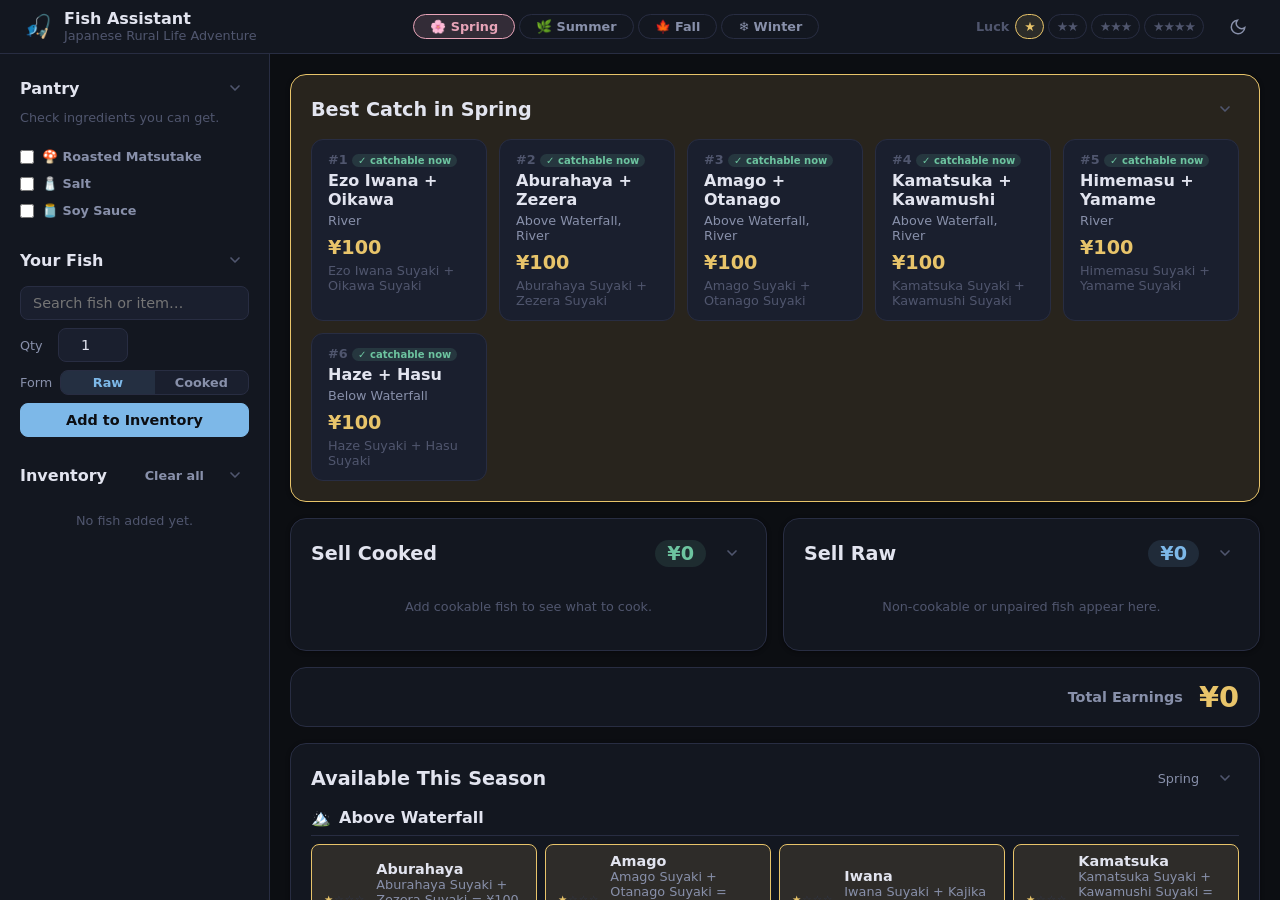
<file: roles/jrla/files/index.html>
<!DOCTYPE html>
<html lang="en" data-theme="dark">
<head>
  <meta charset="UTF-8" />
  <meta name="viewport" content="width=device-width, initial-scale=1.0, viewport-fit=cover" />
  <title>JRLA Fish Assistant</title>
  <meta name="description" content="Japanese Rural Life Adventure — fish selling optimizer" />
  <link rel="icon" href="data:image/svg+xml,<svg xmlns='http://www.w3.org/2000/svg' viewBox='0 0 100 100'><text y='.9em' font-size='90'>🎣</text></svg>">
  <link rel="preconnect" href="https://api.fontshare.com" />
  <link href="https://api.fontshare.com/v2/css?f[]=satoshi@400,500,600,700&f[]=cabinet-grotesk@700,800&display=swap" rel="stylesheet" />
  <link rel="stylesheet" href="styles.css" />
</head>
<body>

  <!-- Header -->
  <header class="app-header">
    <div class="header-brand">
      <span class="logo-fish">🎣</span>
      <div class="header-titles">
        <span class="logo-text">Fish Assistant</span>
        <span class="logo-sub">Japanese Rural Life Adventure</span>
      </div>
    </div>

    <div class="season-bar">
      <button class="season-btn" data-season="Spring"  id="btn-spring">🌸 Spring</button>
      <button class="season-btn" data-season="Summer"  id="btn-summer">🌿 Summer</button>
      <button class="season-btn" data-season="Fall"    id="btn-fall">🍁 Fall</button>
      <button class="season-btn" data-season="Winter"  id="btn-winter">❄️ Winter</button>
    </div>

    <div class="luck-bar">
      <span class="luck-label">Luck</span>
      <button class="luck-btn" data-luck="1">★</button>
      <button class="luck-btn" data-luck="2">★★</button>
      <button class="luck-btn" data-luck="3">★★★</button>
      <button class="luck-btn" data-luck="4">★★★★</button>
    </div>

    <div class="header-actions">
      <button class="btn btn-ghost btn-icon" id="btn-theme" title="Toggle theme">
        <svg class="icon-sun" viewBox="0 0 24 24" fill="none" stroke="currentColor" stroke-width="2"><circle cx="12" cy="12" r="5"/><line x1="12" y1="1" x2="12" y2="3"/><line x1="12" y1="21" x2="12" y2="23"/><line x1="4.22" y1="4.22" x2="5.64" y2="5.64"/><line x1="18.36" y1="18.36" x2="19.78" y2="19.78"/><line x1="1" y1="12" x2="3" y2="12"/><line x1="21" y1="12" x2="23" y2="12"/><line x1="4.22" y1="19.78" x2="5.64" y2="18.36"/><line x1="18.36" y1="5.64" x2="19.78" y2="4.22"/></svg>
        <svg class="icon-moon" viewBox="0 0 24 24" fill="none" stroke="currentColor" stroke-width="2"><path d="M21 12.79A9 9 0 1 1 11.21 3 7 7 0 0 0 21 12.79z"/></svg>
      </button>
    </div>
  </header>

  <!-- Header toggle bar (mobile only) -->
  <div class="header-toggle-bar" id="header-toggle-bar">
    <button class="header-toggle-btn" id="header-toggle-btn" aria-label="Toggle header">
      <svg viewBox="0 0 24 24" fill="none" stroke="currentColor" stroke-width="2.5" stroke-linecap="round" stroke-linejoin="round"><polyline points="6 9 12 15 18 9"/></svg>
    </button>
  </div>

  <!-- Main layout -->
  <div class="app-layout">

    <!-- Left sidebar: Inventory input -->
    <aside class="sidebar" id="sidebar">
      <div class="sidebar-scroll">

        <section class="control-section" id="pantry-section">
          <div class="section-header-row">
            <h2 class="section-title">Pantry</h2>
            <button class="collapse-btn" aria-label="Toggle section"><svg viewBox="0 0 24 24" fill="none" stroke="currentColor" stroke-width="2.5" stroke-linecap="round" stroke-linejoin="round"><polyline points="6 9 12 15 18 9"/></svg></button>
          </div>
          <p class="pantry-hint">Check ingredients you can get.</p>
          <div class="pantry-list" id="pantry-list"><!-- populated by renderPantry() --></div>
        </section>

        <section class="control-section" id="your-fish-section">
          <div class="section-header-row">
            <h2 class="section-title">Your Fish</h2>
            <button class="collapse-btn" aria-label="Toggle section"><svg viewBox="0 0 24 24" fill="none" stroke="currentColor" stroke-width="2.5" stroke-linecap="round" stroke-linejoin="round"><polyline points="6 9 12 15 18 9"/></svg></button>
          </div>
          <div class="add-fish-form">
            <div class="autocomplete-wrap">
              <input type="text" id="fish-search" class="input" placeholder="Search fish or item…" autocomplete="off" />
              <ul class="autocomplete-list" id="autocomplete-list"></ul>
            </div>
            <div class="form-row">
              <label class="form-label" for="fish-qty">Qty</label>
              <input type="number" id="fish-qty" class="input input-sm" value="1" min="1" max="999" />
            </div>
            <div class="form-row">
              <label class="form-label">Form</label>
              <div class="toggle-group">
                <button class="toggle-btn active" data-form="raw">Raw</button>
                <button class="toggle-btn" data-form="cooked" id="toggle-cooked">Cooked</button>
              </div>
            </div>
            <button class="btn btn-primary btn-full" id="btn-add-fish">Add to Inventory</button>
          </div>
        </section>

        <section class="control-section" id="inventory-section">
          <div class="section-header-row">
            <h2 class="section-title">Inventory</h2>
            <button class="btn btn-ghost btn-xs" id="btn-clear-all">Clear all</button>
            <button class="collapse-btn" aria-label="Toggle section"><svg viewBox="0 0 24 24" fill="none" stroke="currentColor" stroke-width="2.5" stroke-linecap="round" stroke-linejoin="round"><polyline points="6 9 12 15 18 9"/></svg></button>
          </div>
          <ul class="inventory-list" id="inventory-list">
            <li class="inventory-empty" id="inventory-empty">No fish added yet.</li>
          </ul>
        </section>

      </div>
    </aside>

    <!-- Sidebar handle: drag to resize, button to hide (mobile only) -->
    <div class="sidebar-handle" id="sidebar-handle">
      <div class="sidebar-grip"></div>
      <button class="sidebar-toggle-btn" id="sidebar-toggle-btn" aria-label="Toggle sidebar">
        <svg viewBox="0 0 24 24" fill="none" stroke="currentColor" stroke-width="2.5" stroke-linecap="round" stroke-linejoin="round"><polyline points="18 15 12 9 6 15"/></svg>
      </button>
    </div>

    <!-- Main content -->
    <main class="main-content">

      <!-- Best Catch in Season -->
      <section class="card card-highlight" id="card-before-sell">
        <div class="card-header">
          <h2 class="card-title" id="best-catch-title">Best Catch in –</h2>
          <button class="collapse-btn" aria-label="Toggle section"><svg viewBox="0 0 24 24" fill="none" stroke="currentColor" stroke-width="2.5" stroke-linecap="round" stroke-linejoin="round"><polyline points="6 9 12 15 18 9"/></svg></button>
        </div>
        <div class="before-sell-grid" id="before-sell-grid">
          <div class="empty-state">Select a season to see recommendations.</div>
        </div>
      </section>

      <!-- Sell plan -->
      <div class="sell-row">
        <section class="card" id="card-sell-cooked">
          <div class="card-header">
            <h2 class="card-title">Sell Cooked</h2>
            <span class="card-badge badge-green" id="cooked-total">¥0</span>
            <button class="collapse-btn" aria-label="Toggle section"><svg viewBox="0 0 24 24" fill="none" stroke="currentColor" stroke-width="2.5" stroke-linecap="round" stroke-linejoin="round"><polyline points="6 9 12 15 18 9"/></svg></button>
          </div>
          <div class="sell-list" id="sell-cooked-list">
            <div class="empty-state">Add cookable fish to see what to cook.</div>
          </div>
        </section>

        <section class="card" id="card-sell-raw">
          <div class="card-header">
            <h2 class="card-title">Sell Raw</h2>
            <span class="card-badge badge-blue" id="raw-total">¥0</span>
            <button class="collapse-btn" aria-label="Toggle section"><svg viewBox="0 0 24 24" fill="none" stroke="currentColor" stroke-width="2.5" stroke-linecap="round" stroke-linejoin="round"><polyline points="6 9 12 15 18 9"/></svg></button>
          </div>
          <div class="sell-list" id="sell-raw-list">
            <div class="empty-state">Non-cookable or unpaired fish appear here.</div>
          </div>
        </section>
      </div>

      <!-- Grand total -->
      <div class="grand-total-row" id="grand-total-row">
        <span class="grand-total-label">Total Earnings</span>
        <span class="grand-total-value" id="grand-total">¥0</span>
      </div>

      <!-- Leftover / Catch to Complete (hidden when empty) -->
      <section class="card card-leftover" id="leftover-section" style="display:none">
        <div class="card-header">
          <h2 class="card-title">Unsellable — Catch to Complete</h2>
          <span class="card-subtitle">items that can't form a complete sale yet</span>
          <button class="collapse-btn" aria-label="Toggle section"><svg viewBox="0 0 24 24" fill="none" stroke="currentColor" stroke-width="2.5" stroke-linecap="round" stroke-linejoin="round"><polyline points="6 9 12 15 18 9"/></svg></button>
        </div>
        <div class="sell-list" id="leftover-list"></div>
      </section>

      <!-- All Pairings (hidden when empty) -->
      <section class="card card-better-pairings" id="better-pairings-section" style="display:none">
        <div class="card-header">
          <h2 class="card-title">All Pairings</h2>
          <span class="card-subtitle">all sell options for your fish — cooked is usually better</span>
          <button class="collapse-btn" aria-label="Toggle section"><svg viewBox="0 0 24 24" fill="none" stroke="currentColor" stroke-width="2.5" stroke-linecap="round" stroke-linejoin="round"><polyline points="6 9 12 15 18 9"/></svg></button>
        </div>
        <div class="sell-list" id="better-pairings-list"></div>
      </section>

      <!-- Available this season -->
      <section class="card" id="card-catch">
        <div class="card-header">
          <h2 class="card-title">Available This Season</h2>
          <span class="card-subtitle" id="catch-season-label">–</span>
          <button class="collapse-btn" aria-label="Toggle section"><svg viewBox="0 0 24 24" fill="none" stroke="currentColor" stroke-width="2.5" stroke-linecap="round" stroke-linejoin="round"><polyline points="6 9 12 15 18 9"/></svg></button>
        </div>
        <div id="catch-by-location"></div>
      </section>

    </main>
  </div>

  <script src="engine.js"></script>
  <script src="app.js"></script>
</body>
</html>
</file>
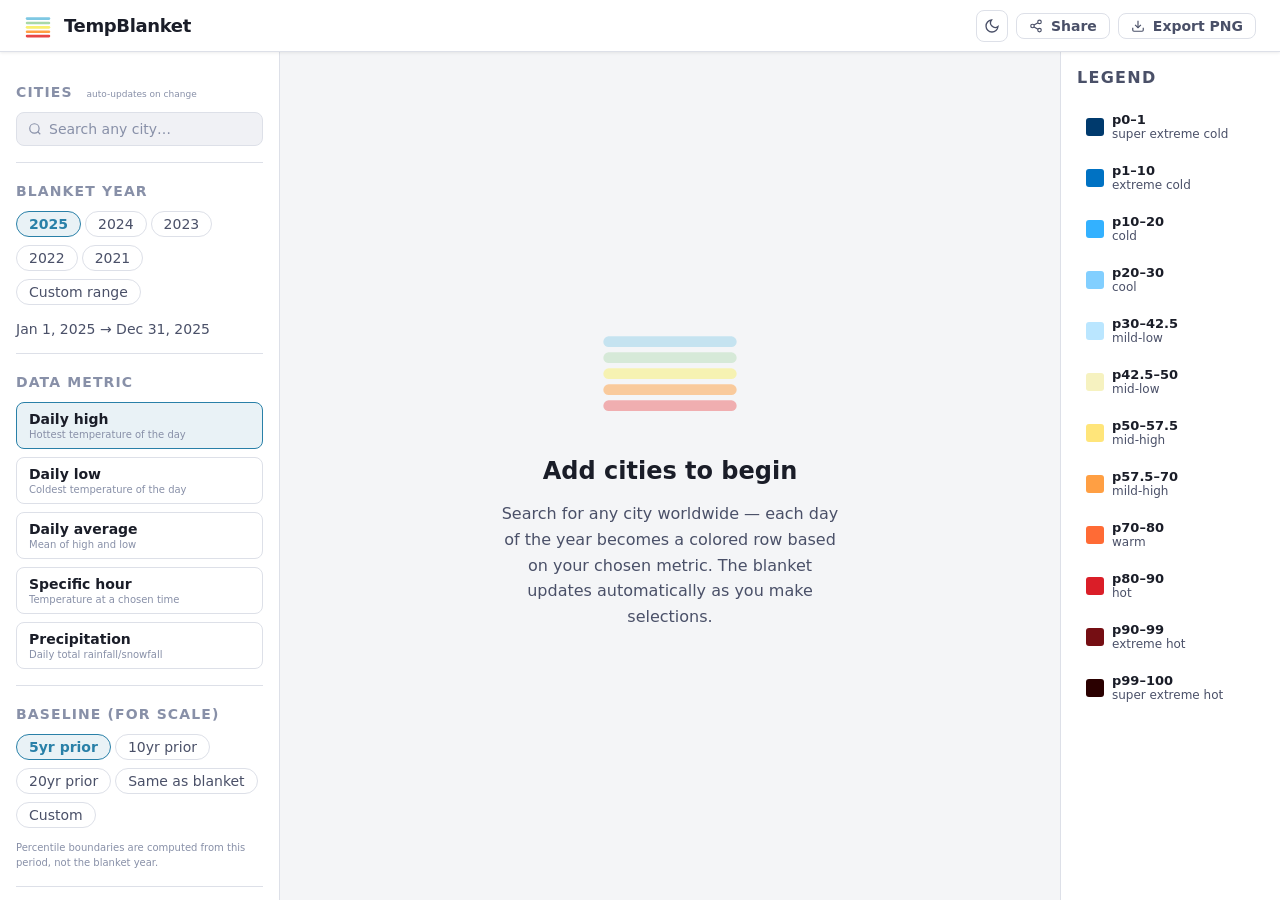
<file: roles/temperature-blanket/files/index.html>
<!DOCTYPE html>
<html lang="en" data-theme="dark">
<head>
  <meta charset="UTF-8" />
  <meta name="viewport" content="width=device-width, initial-scale=1.0" />
  <title>Temperature Blanket — Visualize Any City's Year in Color</title>
  <meta name="description" content="Turn any city's temperature data into a beautiful knitting blanket pattern. Explore seasonal variation across cities worldwide." />
  <link rel="preconnect" href="https://api.fontshare.com" />
  <link href="https://api.fontshare.com/v2/css?f[]=satoshi@400,500,600,700&f[]=cabinet-grotesk@700,800&display=swap" rel="stylesheet" />
  <link rel="stylesheet" href="styles.css" />
</head>
<body>
  <!-- Header -->
  <header class="app-header">
    <div class="header-brand">
      <svg class="logo-icon" viewBox="0 0 32 32" fill="none" aria-label="Temperature Blanket logo">
        <rect x="2" y="6" width="28" height="3" rx="1.5" fill="#7ec8e3"/>
        <rect x="2" y="11" width="28" height="3" rx="1.5" fill="#a8d8a8"/>
        <rect x="2" y="16" width="28" height="3" rx="1.5" fill="#f9f06e"/>
        <rect x="2" y="21" width="28" height="3" rx="1.5" fill="#ff9f43"/>
        <rect x="2" y="26" width="28" height="3" rx="1.5" fill="#e84545"/>
      </svg>
      <span class="logo-text">TempBlanket</span>
    </div>
    <div class="header-actions">
      <button class="btn btn-ghost btn-icon" id="btn-theme" title="Toggle theme" data-testid="button-theme">
        <svg class="icon-sun" viewBox="0 0 24 24" fill="none" stroke="currentColor" stroke-width="2"><circle cx="12" cy="12" r="5"/><line x1="12" y1="1" x2="12" y2="3"/><line x1="12" y1="21" x2="12" y2="23"/><line x1="4.22" y1="4.22" x2="5.64" y2="5.64"/><line x1="18.36" y1="18.36" x2="19.78" y2="19.78"/><line x1="1" y1="12" x2="3" y2="12"/><line x1="21" y1="12" x2="23" y2="12"/><line x1="4.22" y1="19.78" x2="5.64" y2="18.36"/><line x1="18.36" y1="5.64" x2="19.78" y2="4.22"/></svg>
        <svg class="icon-moon" viewBox="0 0 24 24" fill="none" stroke="currentColor" stroke-width="2"><path d="M21 12.79A9 9 0 1 1 11.21 3 7 7 0 0 0 21 12.79z"/></svg>
      </button>
      <button class="btn btn-ghost btn-sm" id="btn-share" data-testid="button-share" title="Copy shareable link">
        <svg viewBox="0 0 24 24" fill="none" stroke="currentColor" stroke-width="2" class="btn-icon-left"><circle cx="18" cy="5" r="3"/><circle cx="6" cy="12" r="3"/><circle cx="18" cy="19" r="3"/><line x1="8.59" y1="13.51" x2="15.42" y2="17.49"/><line x1="15.41" y1="6.51" x2="8.59" y2="10.49"/></svg>
        <span id="share-label">Share</span>
      </button>
      <button class="btn btn-ghost btn-sm" id="btn-download" data-testid="button-download">
        <svg viewBox="0 0 24 24" fill="none" stroke="currentColor" stroke-width="2" class="btn-icon-left"><path d="M21 15v4a2 2 0 01-2 2H5a2 2 0 01-2-2v-4"/><polyline points="7,10 12,15 17,10"/><line x1="12" y1="15" x2="12" y2="3"/></svg>
        Export PNG
      </button>
    </div>
  </header>

  <!-- Main layout -->
  <div class="app-layout">

    <!-- Sidebar controls -->
    <aside class="sidebar" id="sidebar">
      <div class="sidebar-scroll">

        <!-- Cities section -->
        <section class="control-section">
          <h2 class="section-title">Cities <span class="section-hint">auto-updates on change</span></h2>
          <div class="city-search-wrap">
            <div class="search-input-wrap">
              <svg class="search-icon" viewBox="0 0 24 24" fill="none" stroke="currentColor" stroke-width="2"><circle cx="11" cy="11" r="8"/><line x1="21" y1="21" x2="16.65" y2="16.65"/></svg>
              <input type="text" id="city-search" class="input" placeholder="Search any city…" autocomplete="off" data-testid="input-city-search" />
              <button class="search-clear hidden" id="search-clear" aria-label="Clear search">
                <svg viewBox="0 0 24 24" fill="none" stroke="currentColor" stroke-width="2"><line x1="18" y1="6" x2="6" y2="18"/><line x1="6" y1="6" x2="18" y2="18"/></svg>
              </button>
            </div>
            <div class="search-results hidden" id="search-results"></div>
          </div>
        </section>

        <!-- Date range -->
        <section class="control-section">
          <h2 class="section-title">Blanket Year</h2>
          <div class="preset-pills" id="year-pills">
            <!-- populated by JS -->
          </div>
          <div class="date-inputs hidden" id="custom-range-inputs">
            <div class="form-row">
              <label class="form-label">Start</label>
              <input type="date" id="date-start" class="input" data-testid="input-date-start" />
            </div>
            <div class="form-row">
              <label class="form-label">End</label>
              <input type="date" id="date-end" class="input" data-testid="input-date-end" />
            </div>
          </div>
          <span class="date-range-text" id="date-range-text"></span>
        </section>

        <!-- Data metric -->
        <section class="control-section">
          <h2 class="section-title">Data Metric</h2>
          <div class="radio-group">
            <label class="radio-option">
              <input type="radio" name="metric" value="high" checked />
              <span class="radio-label">
                <span class="radio-title">Daily high</span>
                <span class="radio-desc">Hottest temperature of the day</span>
              </span>
            </label>
            <label class="radio-option">
              <input type="radio" name="metric" value="low" />
              <span class="radio-label">
                <span class="radio-title">Daily low</span>
                <span class="radio-desc">Coldest temperature of the day</span>
              </span>
            </label>
            <label class="radio-option">
              <input type="radio" name="metric" value="mean" />
              <span class="radio-label">
                <span class="radio-title">Daily average</span>
                <span class="radio-desc">Mean of high and low</span>
              </span>
            </label>
            <label class="radio-option radio-option-hourly">
              <input type="radio" name="metric" value="hourly" />
              <span class="radio-label">
                <span class="radio-title">Specific hour</span>
                <span class="radio-desc">Temperature at a chosen time</span>
              </span>
              <div class="hidden hour-picker-row" id="hour-picker-row">
                <select class="input" id="hour-picker"></select>
              </div>
            </label>
            <label class="radio-option">
              <input type="radio" name="metric" value="precip" />
              <span class="radio-label">
                <span class="radio-title">Precipitation</span>
                <span class="radio-desc">Daily total rainfall/snowfall</span>
              </span>
            </label>
          </div>
        </section>

        <!-- Baseline -->
        <section class="control-section">
          <h2 class="section-title">Baseline (for scale)</h2>
          <div class="preset-pills" id="baseline-pills">
            <!-- populated by JS -->
          </div>
          <div class="date-inputs hidden" id="baseline-custom-inputs">
            <div class="form-row">
              <label class="form-label">Start</label>
              <input type="date" id="baseline-start" class="input" />
            </div>
            <div class="form-row">
              <label class="form-label">End</label>
              <input type="date" id="baseline-end" class="input" />
            </div>
          </div>
          <p class="hint-text">Percentile boundaries are computed from this period, not the blanket year.</p>
        </section>

        <!-- Scale mode -->
        <section class="control-section">
          <h2 class="section-title">Scale Mode</h2>
          <div class="radio-group">
            <label class="radio-option" data-testid="scale-pooled">
              <input type="radio" name="scale" value="pooled" checked />
              <span class="radio-label">
                <span class="radio-title">Pooled</span>
                <span class="radio-desc">All cities share one scale</span>
              </span>
            </label>
            <label class="radio-option" data-testid="scale-anchor">
              <input type="radio" name="scale" value="anchor" />
              <span class="radio-label">
                <span class="radio-title">Anchor city</span>
                <span class="radio-desc">One city sets the scale</span>
              </span>
            </label>
          </div>
          <div class="hidden" id="anchor-selector">
            <select class="input" id="anchor-city" data-testid="select-anchor-city">
              <option value="">Select anchor city…</option>
            </select>
          </div>
        </section>

        <!-- Bucket mode -->
        <section class="control-section">
          <h2 class="section-title">Color Zones</h2>
          <div class="radio-group">
            <label class="radio-option" data-testid="bucket-dense12">
              <input type="radio" name="bucket" value="dense12" checked />
              <span class="radio-label">
                <span class="radio-title">Dense middle · 12 zones</span>
                <span class="radio-desc">Narrow IQR bands + extreme tails</span>
              </span>
            </label>
            <label class="radio-option" data-testid="bucket-dense10">
              <input type="radio" name="bucket" value="dense10" />
              <span class="radio-label">
                <span class="radio-title">Dense middle · 10 zones</span>
                <span class="radio-desc">No super-extreme tail colors</span>
              </span>
            </label>
            <label class="radio-option" data-testid="bucket-uniform-pct">
              <input type="radio" name="bucket" value="uniform-pct" />
              <span class="radio-label">
                <span class="radio-title">Uniform percentile</span>
                <span class="radio-desc">Equal deciles (p0–10, 10–20…)</span>
              </span>
            </label>
            <label class="radio-option" data-testid="bucket-uniform-temp">
              <input type="radio" name="bucket" value="uniform-temp" />
              <span class="radio-label">
                <span class="radio-title">Uniform temperature</span>
                <span class="radio-desc">Equal °F width across range</span>
              </span>
            </label>
          </div>
        </section>

        <!-- Color palette -->
        <section class="control-section">
          <h2 class="section-title">Color Palette</h2>
          <div class="palette-grid" id="palette-grid">
            <!-- populated by JS -->
          </div>
          <div class="custom-colors hidden" id="custom-colors">
            <p class="hint-text">Click a swatch to edit</p>
            <div class="swatch-row" id="swatch-row"></div>
          </div>
          <div class="gradient-pickers hidden" id="gradient-pickers">
            <div class="gradient-picker-row">
              <label class="gradient-label">Cold end</label>
              <input type="color" id="gradient-start" value="#003a6d" class="color-picker" />
              <div class="gradient-preview" id="gradient-preview"></div>
              <input type="color" id="gradient-end" value="#750e13" class="color-picker" />
              <label class="gradient-label">Hot end</label>
            </div>
            <p class="hint-text">Colors are linearly interpolated across all zones</p>
          </div>
        </section>

        <!-- Options -->
        <section class="control-section">
          <h2 class="section-title">Options</h2>
          <label class="toggle-row" data-testid="toggle-sh-shift">
            <span class="toggle-label">
              <span>Shift southern hemisphere</span>
              <span class="toggle-desc">+6 months for seasonal alignment</span>
            </span>
            <div class="toggle-switch">
              <input type="checkbox" id="toggle-sh" checked />
              <span class="toggle-knob"></span>
            </div>
          </label>
          <label class="toggle-row" data-testid="toggle-fahrenheit">
            <span class="toggle-label">
              <span>Display in Fahrenheit</span>
              <span class="toggle-desc">Off = Celsius</span>
            </span>
            <div class="toggle-switch">
              <input type="checkbox" id="toggle-fahrenheit" checked />
              <span class="toggle-knob"></span>
            </div>
          </label>
        </section>

        <!-- Reset -->
        <section class="control-section">
          <button class="btn btn-ghost btn-sm btn-full btn-danger" id="btn-reset" title="Clear saved state and start fresh">Reset All Settings</button>
        </section>

      </div>
    </aside>

    <!-- Main canvas area -->
    <main class="canvas-area" id="canvas-area">
      <!-- Loading state -->
      <div class="loading-overlay hidden" id="loading-overlay">
        <div class="loading-content">
          <div class="spinner"></div>
          <p class="loading-text" id="loading-text">Fetching weather data…</p>
          <div class="loading-progress">
            <div class="progress-bar" id="progress-bar"></div>
          </div>
        </div>
      </div>

      <!-- Empty state -->
      <div class="empty-state" id="empty-state">
        <div class="empty-illustration">
          <svg viewBox="0 0 120 80" fill="none" class="empty-svg">
            <rect x="10" y="10" width="100" height="8" rx="4" fill="#7ec8e3" opacity="0.4"/>
            <rect x="10" y="22" width="100" height="8" rx="4" fill="#a8d8a8" opacity="0.4"/>
            <rect x="10" y="34" width="100" height="8" rx="4" fill="#f9f06e" opacity="0.5"/>
            <rect x="10" y="46" width="100" height="8" rx="4" fill="#ff9f43" opacity="0.5"/>
            <rect x="10" y="58" width="100" height="8" rx="4" fill="#e84545" opacity="0.4"/>
          </svg>
        </div>
        <h2 class="empty-title">Add cities to begin</h2>
        <p class="empty-desc">Search for any city worldwide — each day of the year becomes a colored row based on your chosen metric. The blanket updates automatically as you make selections.</p>
      </div>

      <!-- Error state -->
      <div class="error-state hidden" id="error-state">
        <p class="error-text" id="error-text"></p>
        <button class="btn btn-ghost btn-sm" id="btn-retry">Retry</button>
      </div>

      <!-- Blanket canvas container -->
      <div class="blanket-container hidden" id="blanket-container">
        <!-- Zoom controls -->
        <div class="zoom-controls">
          <button class="btn btn-ghost btn-icon btn-sm" id="btn-zoom-in" title="Zoom in" data-testid="button-zoom-in">
            <svg viewBox="0 0 24 24" fill="none" stroke="currentColor" stroke-width="2"><line x1="12" y1="5" x2="12" y2="19"/><line x1="5" y1="12" x2="19" y2="12"/></svg>
          </button>
          <span class="zoom-level" id="zoom-level">100%</span>
          <button class="btn btn-ghost btn-icon btn-sm" id="btn-zoom-out" title="Zoom out" data-testid="button-zoom-out">
            <svg viewBox="0 0 24 24" fill="none" stroke="currentColor" stroke-width="2"><line x1="5" y1="12" x2="19" y2="12"/></svg>
          </button>
          <button class="btn btn-ghost btn-icon btn-sm" id="btn-zoom-reset" title="Reset zoom" data-testid="button-zoom-reset">
            <svg viewBox="0 0 24 24" fill="none" stroke="currentColor" stroke-width="2"><path d="M3 12a9 9 0 1 0 9-9 9.75 9.75 0 0 0-6.74 2.74L3 8"/><path d="M3 3v5h5"/></svg>
          </button>
        </div>

        <!-- Canvas wrapper (pan/zoom target) -->
        <div class="canvas-scroll-wrap" id="canvas-scroll-wrap">
          <div class="canvas-transform-wrap" id="canvas-transform-wrap">
            <div class="blanket-columns" id="blanket-columns">
              <!-- columns injected by JS -->
            </div>
          </div>
        </div>
      </div>

      <!-- Tooltip -->
      <div class="tooltip hidden" id="tooltip">
        <div class="tooltip-city" id="tooltip-city"></div>
        <div class="tooltip-date" id="tooltip-date"></div>
        <div class="tooltip-temp" id="tooltip-temp"></div>
        <div class="tooltip-zone" id="tooltip-zone"></div>
      </div>
    </main>

    <!-- Legend panel -->
    <aside class="legend-panel" id="legend-panel">
      <h2 class="section-title">Legend</h2>
      <div class="legend-items" id="legend-items">
        <!-- populated by JS -->
      </div>
      <div class="legend-stats hidden" id="legend-stats">
        <h3 class="stats-title">Selected City Stats</h3>
        <div class="stats-grid" id="stats-grid"></div>
      </div>
    </aside>

  </div>

  <!-- Per-city override popover (shared, single instance) -->
  <div class="col-popover hidden" id="col-popover">
    <div class="popover-section">
      <div class="popover-label">City</div>
      <div class="city-search-wrap" style="position:relative">
        <div class="search-input-wrap">
          <svg class="search-icon" viewBox="0 0 24 24" fill="none" stroke="currentColor" stroke-width="2"><circle cx="11" cy="11" r="8"/><line x1="21" y1="21" x2="16.65" y2="16.65"/></svg>
          <input type="text" id="popover-city-search" class="input" placeholder="Change city…" autocomplete="off" />
        </div>
        <div class="search-results hidden" id="popover-city-results"></div>
      </div>
    </div>
    <div class="popover-section">
      <div class="popover-label">Year</div>
      <div class="popover-year-pills" id="popover-year-pills"></div>
      <div class="popover-custom-dates hidden" id="popover-custom-dates">
        <div class="popover-date-row">
          <input type="date" id="popover-date-start" class="input input-sm" />
          <span class="popover-date-sep">→</span>
          <input type="date" id="popover-date-end" class="input input-sm" />
        </div>
      </div>
    </div>
    <div class="popover-section">
      <div class="popover-label">Color Palette</div>
      <div class="popover-palette-grid" id="popover-palette-grid"></div>
    </div>
    <div class="popover-section">
      <div class="popover-label">Zone Scheme</div>
      <div class="popover-zones" id="popover-zones"></div>
    </div>
    <div class="popover-section">
      <div class="popover-label">Data Metric</div>
      <div class="popover-metric" id="popover-metric"></div>
    </div>
    <button class="btn btn-ghost btn-sm btn-full" id="popover-reset">Reset to global defaults</button>
  </div>

  <script src="app.js"></script>
</body>
</html>
</file>
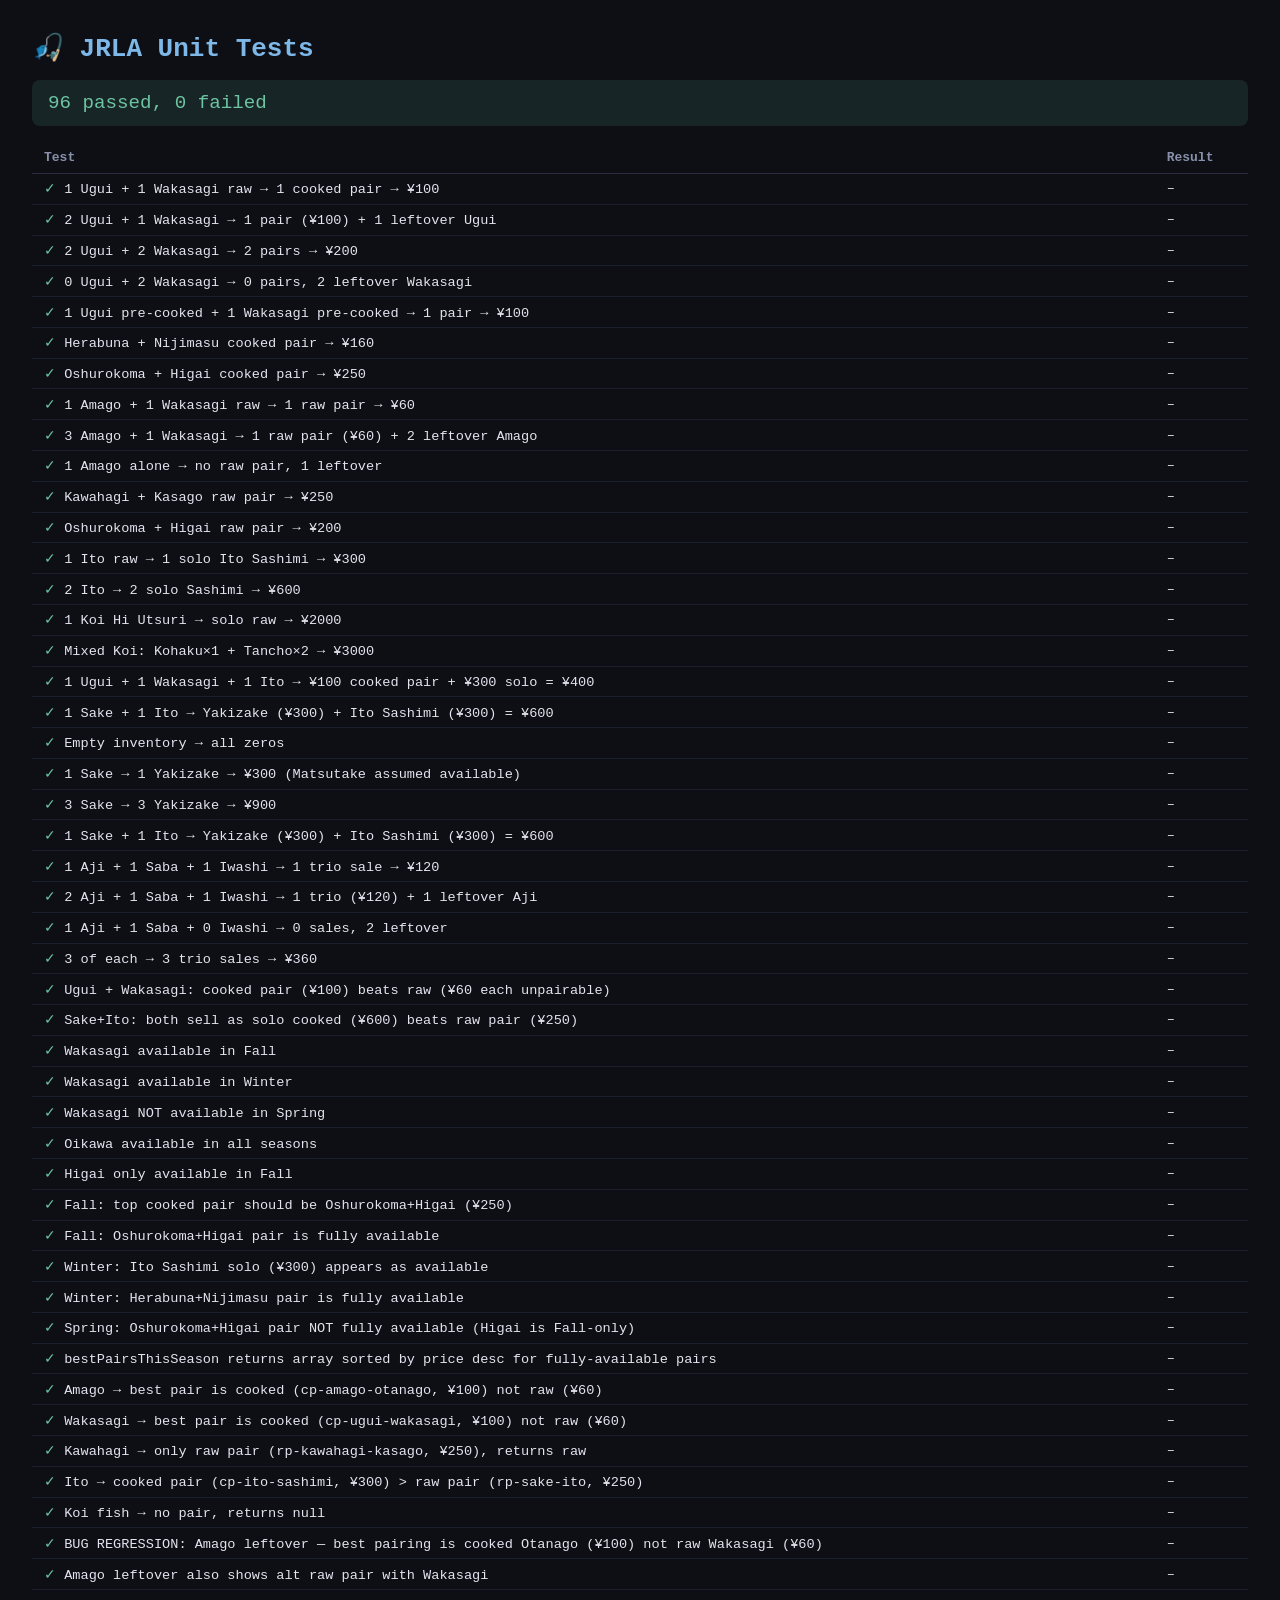
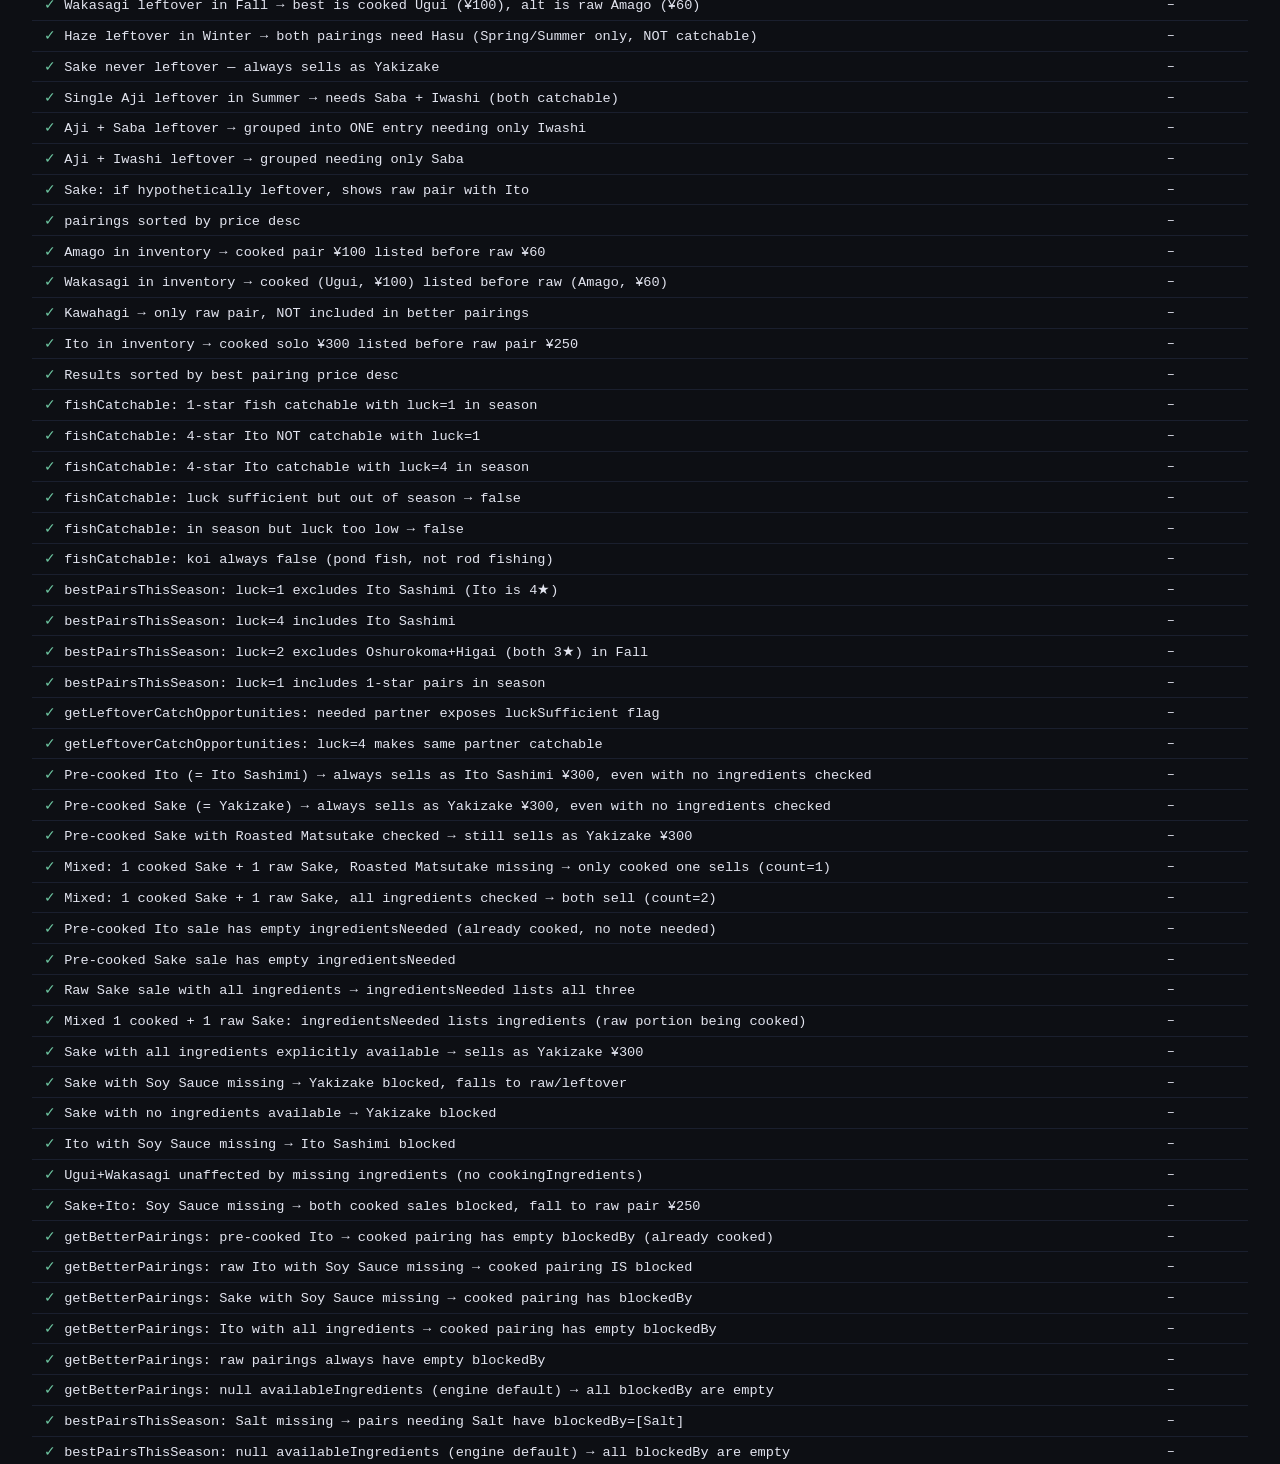
<file: roles/jrla/files/test.html>
<!DOCTYPE html>
<html lang="en">
<head>
  <meta charset="UTF-8" />
  <title>JRLA Tests</title>
  <style>
    body { font-family: monospace; background: #0d0f14; color: #e2e4ef; margin: 2rem; }
    h1 { color: #7db8e8; margin-bottom: 1rem; }
    .summary { font-size: 1.2rem; margin: 1rem 0; padding: 0.75rem 1rem; border-radius: 8px; }
    .pass { background: rgba(109,196,160,0.12); color: #6dc4a0; }
    .fail { background: rgba(232,92,92,0.12); color: #e85c5c; }
    table { border-collapse: collapse; width: 100%; margin-top: 1rem; }
    th { text-align: left; padding: 0.5rem 0.75rem; border-bottom: 1px solid #282d42; color: #8890aa; font-weight: 600; }
    td { padding: 0.4rem 0.75rem; border-bottom: 1px solid #1a1f2e; font-size: 0.85rem; }
    .ok  td:first-child::before { content: '✓ '; color: #6dc4a0; }
    .err td:first-child::before { content: '✗ '; color: #e85c5c; }
    .err td { color: #e85c5c; }
    .err-msg { color: #8890aa; font-size: 0.78rem; }
    .group-row td { background: #131720; color: #7db8e8; font-weight: 700; padding-top: 1rem; }
  </style>
</head>
<body>
  <h1>🎣 JRLA Unit Tests</h1>
  <div id="summary" class="summary">Loading…</div>
  <table>
    <thead><tr><th>Test</th><th>Result</th></tr></thead>
    <tbody id="results"></tbody>
  </table>

  <script src="engine.js"></script>
  <script>
    // Override module.exports guard so tests.js doesn't try to require()
    const module = {};
  </script>
  <script src="tests.js"></script>
  <script>
    fetch('fish-data.json')
      .then(r => r.json())
      .then(data => {
        loadTestDeps(data);

        // Patch test() to collect group labels from console.log
        let currentGroup = '';
        const origTest = window.test;
        const rows = [];

        // Re-run with instrumented test()
        _results.pass = 0;
        _results.fail = 0;
        _results.errors = [];

        // Intercept console.log for group labels
        const origLog = console.log;
        console.log = (...args) => {
          const msg = args.join(' ');
          if (!msg.startsWith('  ')) currentGroup = msg.replace(/^\n/, '').trim();
        };

        const origTestFn = test;
        // Override global test to capture row data
        window.test = function(name, fn) {
          try {
            fn();
            _results.pass++;
            rows.push({ group: currentGroup, name, ok: true });
          } catch(e) {
            _results.fail++;
            _results.errors.push({ name, error: e.message });
            rows.push({ group: currentGroup, name, ok: false, error: e.message });
          }
        };

        runAllTests();
        console.log = origLog;

        // Render
        const tbody = document.getElementById('results');
        let lastGroup = '';
        for (const row of rows) {
          if (row.group && row.group !== lastGroup) {
            lastGroup = row.group;
            tbody.insertAdjacentHTML('beforeend',
              `<tr class="group-row"><td colspan="2">${row.group}</td></tr>`);
          }
          tbody.insertAdjacentHTML('beforeend', `
            <tr class="${row.ok ? 'ok' : 'err'}">
              <td>${row.name}</td>
              <td>${row.ok ? '–' : `<span class="err-msg">${row.error}</span>`}</td>
            </tr>
          `);
        }

        const sumEl = document.getElementById('summary');
        sumEl.textContent = `${_results.pass} passed, ${_results.fail} failed`;
        sumEl.className = 'summary ' + (_results.fail === 0 ? 'pass' : 'fail');
      });
  </script>
</body>
</html>
</file>
<file: roles/jrla/files/styles.css>
/* ============================================================
   JRLA Fish Assistant — Design System + Styles
   Japanese-inspired, dark-first
   ============================================================ */

@import url('https://api.fontshare.com/v2/css?f[]=satoshi@400,500,600,700&f[]=cabinet-grotesk@700,800&display=swap');

/* ── Tokens ──────────────────────────────────────────────── */
:root {
  --font-display: 'Cabinet Grotesk', 'Satoshi', system-ui, sans-serif;
  --font-body:    'Satoshi', system-ui, sans-serif;

  --text-xs:   clamp(0.7rem,   0.65rem + 0.25vw, 0.8rem);
  --text-sm:   clamp(0.8rem,   0.75rem + 0.25vw, 0.9rem);
  --text-base: clamp(0.9rem,   0.85rem + 0.25vw, 1rem);
  --text-lg:   clamp(1rem,     0.95rem + 0.35vw, 1.2rem);
  --text-xl:   clamp(1.3rem,   1.1rem  + 1vw,    1.8rem);

  --space-1:  0.25rem;
  --space-2:  0.5rem;
  --space-3:  0.75rem;
  --space-4:  1rem;
  --space-5:  1.25rem;
  --space-6:  1.5rem;
  --space-8:  2rem;
  --space-10: 2.5rem;

  --radius-sm:   4px;
  --radius-md:   8px;
  --radius-lg:   12px;
  --radius-xl:   16px;
  --radius-full: 9999px;

  --sidebar-w: 270px;
  --header-h:  54px;

  --transition: 150ms ease;

  /* Season accent colors */
  --season-spring: #e8a4b8;
  --season-summer: #6dc4a0;
  --season-fall:   #e89a52;
  --season-winter: #7aafe8;
}

/* ── Dark Theme (default) ────────────────────────────────── */
:root, [data-theme="dark"] {
  --color-bg:         #0c0e12;
  --color-surface:    #131720;
  --color-surface-2:  #1a1f2e;
  --color-surface-3:  #222840;
  --color-border:     #282d42;
  --color-border-2:   #33394f;
  --color-text:       #e2e4ef;
  --color-text-2:     #8890aa;
  --color-text-3:     #50566e;
  --color-accent:     #7db8e8;
  --color-accent-dim: rgba(125, 184, 232, 0.1);
  --color-danger:     #e85c5c;
  --color-success:    #6dc4a0;
  --color-gold:       #e8c46a;
  --color-gold-dim:   rgba(232, 196, 106, 0.12);
  --shadow-sm: 0 1px 4px rgba(0,0,0,0.4);
  --shadow-md: 0 4px 20px rgba(0,0,0,0.5);
  --shadow-lg: 0 8px 40px rgba(0,0,0,0.6);
}

[data-theme="light"] {
  --color-bg:         #f2f3f7;
  --color-surface:    #ffffff;
  --color-surface-2:  #eef0f5;
  --color-surface-3:  #e4e7ef;
  --color-border:     #dde0ea;
  --color-border-2:   #cdd0de;
  --color-text:       #18192a;
  --color-text-2:     #464d6a;
  --color-text-3:     #8890aa;
  --color-accent:     #2870b0;
  --color-accent-dim: rgba(40, 112, 176, 0.08);
  --color-danger:     #cc3040;
  --color-success:    #2d8c68;
  --color-gold:       #b87820;
  --color-gold-dim:   rgba(184, 120, 32, 0.1);
  --shadow-sm: 0 1px 3px rgba(0,0,0,0.07);
  --shadow-md: 0 4px 16px rgba(0,0,0,0.1);
  --shadow-lg: 0 8px 32px rgba(0,0,0,0.14);
}

/* ── Reset ───────────────────────────────────────────────── */
*, *::before, *::after { box-sizing: border-box; margin: 0; padding: 0; }
html { font-size: 16px; -webkit-font-smoothing: antialiased; }
body {
  font-family: var(--font-body);
  background: var(--color-bg);
  color: var(--color-text);
  font-size: var(--text-sm);
  height: 100vh;
  display: flex;
  flex-direction: column;
  overflow: hidden;
}

/* ── Header ──────────────────────────────────────────────── */
.app-header {
  height: var(--header-h);
  display: flex;
  align-items: center;
  gap: var(--space-4);
  padding: 0 var(--space-6);
  background: var(--color-surface);
  border-bottom: 1px solid var(--color-border);
  flex-shrink: 0;
  z-index: 20;
}

.header-brand {
  display: flex;
  align-items: center;
  gap: var(--space-3);
  flex-shrink: 0;
}

.logo-fish {
  font-size: 1.4rem;
  line-height: 1;
}

.header-titles {
  display: flex;
  flex-direction: column;
  line-height: 1.2;
}

.logo-text {
  font-family: var(--font-display);
  font-weight: 800;
  font-size: var(--text-base);
  color: var(--color-text);
}

.logo-sub {
  font-size: var(--text-xs);
  color: var(--color-text-3);
}

/* ── Season Bar ──────────────────────────────────────────── */
.season-bar {
  display: flex;
  gap: var(--space-1);
  flex: 1;
  justify-content: center;
}

.season-btn {
  padding: var(--space-1) var(--space-4);
  border-radius: var(--radius-full);
  border: 1px solid var(--color-border);
  background: transparent;
  color: var(--color-text-2);
  font-family: var(--font-body);
  font-size: var(--text-xs);
  font-weight: 600;
  cursor: pointer;
  transition: all var(--transition);
  white-space: nowrap;
}

.season-btn:hover {
  border-color: var(--color-border-2);
  color: var(--color-text);
}

.season-btn.active[data-season="Spring"] {
  background: rgba(232, 164, 184, 0.15);
  border-color: var(--season-spring);
  color: var(--season-spring);
}
.season-btn.active[data-season="Summer"] {
  background: rgba(109, 196, 160, 0.15);
  border-color: var(--season-summer);
  color: var(--season-summer);
}
.season-btn.active[data-season="Fall"] {
  background: rgba(232, 154, 82, 0.15);
  border-color: var(--season-fall);
  color: var(--season-fall);
}
.season-btn.active[data-season="Winter"] {
  background: rgba(122, 175, 232, 0.15);
  border-color: var(--season-winter);
  color: var(--season-winter);
}

.luck-bar {
  display: flex;
  align-items: center;
  gap: var(--space-1);
  flex-shrink: 0;
}

.luck-label {
  font-size: var(--text-xs);
  color: var(--color-text-3);
  font-weight: 600;
  margin-right: 2px;
}

.luck-btn {
  padding: var(--space-1) var(--space-2);
  border-radius: var(--radius-full);
  border: 1px solid var(--color-border);
  background: transparent;
  color: var(--color-text-3);
  font-family: var(--font-body);
  font-size: var(--text-xs);
  font-weight: 700;
  cursor: pointer;
  transition: all var(--transition);
  letter-spacing: -1px;
  white-space: nowrap;
}

.luck-btn:hover {
  border-color: var(--color-gold);
  color: var(--color-gold);
}

.luck-btn.active {
  background: var(--color-gold-dim);
  border-color: var(--color-gold);
  color: var(--color-gold);
}

.header-actions {
  display: flex;
  gap: var(--space-2);
  flex-shrink: 0;
}

/* ── Layout ──────────────────────────────────────────────── */
.app-layout {
  display: flex;
  flex: 1;
  overflow: hidden;
}

/* ── Sidebar ──────────────────────────────────────────────── */
.sidebar {
  width: var(--sidebar-w);
  flex-shrink: 0;
  background: var(--color-surface);
  border-right: 1px solid var(--color-border);
  display: flex;
  flex-direction: column;
  overflow: hidden;
}

.sidebar-scroll {
  flex: 1;
  overflow-y: auto;
  padding: var(--space-5);
  display: flex;
  flex-direction: column;
  gap: var(--space-6);
}

/* ── Control Sections ────────────────────────────────────── */
.control-section {
  display: flex;
  flex-direction: column;
  gap: var(--space-3);
}

.section-title {
  font-family: var(--font-display);
  font-weight: 700;
  font-size: var(--text-base);
  color: var(--color-text);
}

.section-header-row {
  display: flex;
  align-items: center;
  gap: var(--space-2);
}

.section-header-row .section-title {
  flex: 1;
}

/* ── Add Fish Form ───────────────────────────────────────── */
.add-fish-form {
  display: flex;
  flex-direction: column;
  gap: var(--space-2);
}

.autocomplete-wrap {
  position: relative;
}

.autocomplete-list {
  position: absolute;
  top: 100%;
  left: 0;
  right: 0;
  z-index: 100;
  background: var(--color-surface-2);
  border: 1px solid var(--color-border-2);
  border-radius: var(--radius-md);
  box-shadow: var(--shadow-md);
  list-style: none;
  max-height: 200px;
  overflow-y: auto;
  display: none;
  margin-top: 2px;
}

.autocomplete-list.open {
  display: block;
}

.autocomplete-list li {
  padding: var(--space-2) var(--space-3);
  cursor: pointer;
  font-size: var(--text-sm);
  display: flex;
  align-items: center;
  gap: var(--space-2);
  transition: background var(--transition);
}

.autocomplete-list li:hover,
.autocomplete-list li.active {
  background: var(--color-accent-dim);
  color: var(--color-accent);
}

.autocomplete-list li .stars {
  color: var(--color-gold);
  font-size: var(--text-xs);
  flex-shrink: 0;
}

.autocomplete-list li .loc-tag {
  font-size: var(--text-xs);
  color: var(--color-text-3);
  margin-left: auto;
}

.form-row {
  display: flex;
  align-items: center;
  gap: var(--space-2);
}

.form-label {
  font-size: var(--text-xs);
  color: var(--color-text-2);
  white-space: nowrap;
  min-width: 30px;
}

/* ── Inputs ──────────────────────────────────────────────── */
.input {
  width: 100%;
  padding: var(--space-2) var(--space-3);
  background: var(--color-surface-2);
  border: 1px solid var(--color-border);
  border-radius: var(--radius-md);
  color: var(--color-text);
  font-family: var(--font-body);
  font-size: var(--text-sm);
  outline: none;
  transition: border-color var(--transition);
}

.input:focus {
  border-color: var(--color-accent);
}

.input-sm {
  width: 70px;
  text-align: center;
}

/* ── Toggle Group ────────────────────────────────────────── */
.toggle-group {
  display: flex;
  background: var(--color-surface-2);
  border: 1px solid var(--color-border);
  border-radius: var(--radius-md);
  overflow: hidden;
  flex: 1;
}

.toggle-btn {
  flex: 1;
  padding: var(--space-1) var(--space-2);
  background: transparent;
  border: none;
  color: var(--color-text-2);
  font-family: var(--font-body);
  font-size: var(--text-xs);
  font-weight: 600;
  cursor: pointer;
  transition: all var(--transition);
}

.toggle-btn.active {
  background: var(--color-accent-dim);
  color: var(--color-accent);
}

.toggle-btn:disabled {
  opacity: 0.35;
  cursor: not-allowed;
}

/* ── Buttons ──────────────────────────────────────────────── */
.btn {
  display: inline-flex;
  align-items: center;
  justify-content: center;
  gap: var(--space-2);
  padding: var(--space-2) var(--space-4);
  border-radius: var(--radius-md);
  border: 1px solid transparent;
  font-family: var(--font-body);
  font-size: var(--text-sm);
  font-weight: 600;
  cursor: pointer;
  transition: all var(--transition);
  white-space: nowrap;
  text-decoration: none;
}

.btn-primary {
  background: var(--color-accent);
  color: #0c0e12;
  border-color: var(--color-accent);
}

.btn-primary:hover {
  opacity: 0.88;
}

.btn-ghost {
  background: transparent;
  color: var(--color-text-2);
  border-color: transparent;
}

.btn-ghost:hover {
  background: var(--color-surface-2);
  color: var(--color-text);
}

.btn-full { width: 100%; }

.btn-icon {
  padding: var(--space-2);
  border-radius: var(--radius-md);
}

.btn-icon svg {
  width: 18px;
  height: 18px;
}

.btn-xs {
  padding: 2px var(--space-2);
  font-size: var(--text-xs);
}

/* Theme icon swap */
[data-theme="dark"]  .icon-sun  { display: none; }
[data-theme="dark"]  .icon-moon { display: block; }
[data-theme="light"] .icon-sun  { display: block; }
[data-theme="light"] .icon-moon { display: none; }

/* ── Inventory List ──────────────────────────────────────── */
.inventory-list {
  list-style: none;
  display: flex;
  flex-direction: column;
  gap: var(--space-1);
}

.inventory-empty {
  color: var(--color-text-3);
  font-size: var(--text-xs);
  text-align: center;
  padding: var(--space-3);
}

.inventory-item {
  display: flex;
  align-items: center;
  gap: var(--space-2);
  padding: var(--space-2) var(--space-3);
  background: var(--color-surface-2);
  border-radius: var(--radius-md);
  border: 1px solid var(--color-border);
}

.inventory-item-name {
  flex: 1;
  font-size: var(--text-xs);
  font-weight: 600;
  color: var(--color-text);
}

.inventory-item-meta {
  font-size: var(--text-xs);
  color: var(--color-text-3);
}

.inventory-item-qty {
  font-size: var(--text-xs);
  font-weight: 700;
  color: var(--color-accent);
  min-width: 24px;
  text-align: center;
}

.badge-form {
  font-size: 10px;
  padding: 1px 6px;
  border-radius: var(--radius-full);
  font-weight: 600;
}

.badge-form.raw {
  background: rgba(125, 184, 232, 0.12);
  color: var(--color-accent);
}

.badge-form.cooked {
  background: rgba(232, 196, 106, 0.12);
  color: var(--color-gold);
}

.btn-remove {
  background: none;
  border: none;
  color: var(--color-text-3);
  cursor: pointer;
  font-size: 1rem;
  line-height: 1;
  padding: 0 2px;
  transition: color var(--transition);
}

.btn-remove:hover {
  color: var(--color-danger);
}

/* ── Main Content ────────────────────────────────────────── */
.main-content {
  flex: 1;
  overflow-y: auto;
  padding: var(--space-5);
  display: flex;
  flex-direction: column;
  gap: var(--space-4);
}

/* ── Cards ───────────────────────────────────────────────── */
.card {
  background: var(--color-surface);
  border: 1px solid var(--color-border);
  border-radius: var(--radius-xl);
  padding: var(--space-5);
  box-shadow: var(--shadow-sm);
}

.card-highlight {
  border-color: var(--color-gold);
  background: var(--color-gold-dim);
}

.card-header {
  display: flex;
  align-items: center;
  gap: var(--space-3);
  margin-bottom: var(--space-4);
}

.card-title {
  font-family: var(--font-display);
  font-weight: 700;
  font-size: var(--text-lg);
  color: var(--color-text);
  flex: 1;
}

.card-subtitle {
  font-size: var(--text-xs);
  color: var(--color-text-2);
}

.card-badge {
  margin-left: 0;
  font-family: var(--font-display);
  font-weight: 800;
  font-size: var(--text-lg);
  padding: 2px var(--space-3);
  border-radius: var(--radius-full);
}

.badge-green {
  background: rgba(109, 196, 160, 0.12);
  color: var(--color-success);
}

.badge-blue {
  background: rgba(125, 184, 232, 0.12);
  color: var(--color-accent);
}

/* ── Before You Sell Grid ────────────────────────────────── */
.before-sell-grid {
  display: grid;
  grid-template-columns: repeat(auto-fill, minmax(160px, 1fr));
  gap: var(--space-3);
}

.before-sell-card {
  background: var(--color-surface-2);
  border: 1px solid var(--color-border);
  border-radius: var(--radius-lg);
  padding: var(--space-3) var(--space-4);
  display: flex;
  flex-direction: column;
  gap: var(--space-1);
}

.before-sell-rank {
  font-size: var(--text-xs);
  color: var(--color-text-3);
  font-weight: 700;
}

.before-sell-name {
  font-weight: 700;
  font-size: var(--text-base);
  color: var(--color-text);
}

.before-sell-loc {
  font-size: var(--text-xs);
  color: var(--color-text-2);
}

.before-sell-value {
  font-family: var(--font-display);
  font-weight: 800;
  font-size: var(--text-lg);
  color: var(--color-gold);
  margin-top: var(--space-1);
}

.before-sell-dish {
  font-size: var(--text-xs);
  color: var(--color-text-3);
}

.stars-row {
  display: flex;
  gap: 1px;
}

.star {
  font-size: 0.65rem;
}

.star.filled { color: var(--color-gold); }
.star.empty  { color: var(--color-border-2); }

/* ── Sell Row ────────────────────────────────────────────── */
.sell-row {
  display: grid;
  grid-template-columns: 1fr 1fr;
  gap: var(--space-4);
}

/* ── Sell List ───────────────────────────────────────────── */
.sell-list {
  display: flex;
  flex-direction: column;
  gap: var(--space-2);
}

.sell-item {
  display: flex;
  align-items: center;
  gap: var(--space-3);
  padding: var(--space-2) var(--space-3);
  background: var(--color-surface-2);
  border-radius: var(--radius-md);
  border: 1px solid var(--color-border);
}

.sell-item-name {
  flex: 1;
  min-width: 0;
}

.sell-fish-name {
  font-size: var(--text-sm);
  font-weight: 600;
  color: var(--color-text);
  white-space: nowrap;
  overflow: hidden;
  text-overflow: ellipsis;
}

.sell-dish-name {
  font-size: var(--text-xs);
  color: var(--color-text-2);
}

.sell-item-extra {
  font-size: 10px;
  padding: 1px 6px;
  border-radius: var(--radius-full);
  background: rgba(232, 154, 82, 0.12);
  color: var(--season-fall);
  white-space: nowrap;
  flex-shrink: 0;
}

.sell-item-price {
  text-align: right;
  flex-shrink: 0;
}

.sell-unit-price {
  font-size: var(--text-xs);
  color: var(--color-text-3);
}

.sell-total {
  font-weight: 700;
  font-size: var(--text-sm);
  color: var(--color-text);
}

/* ── Grand Total ─────────────────────────────────────────── */
.grand-total-row {
  display: flex;
  align-items: center;
  justify-content: flex-end;
  gap: var(--space-4);
  padding: var(--space-3) var(--space-5);
  background: var(--color-surface);
  border: 1px solid var(--color-border);
  border-radius: var(--radius-xl);
}

.grand-total-label {
  font-size: var(--text-sm);
  color: var(--color-text-2);
  font-weight: 600;
}

.grand-total-value {
  font-family: var(--font-display);
  font-weight: 800;
  font-size: var(--text-xl);
  color: var(--color-gold);
}

/* ── Catch by Location ───────────────────────────────────── */
#catch-by-location {
  display: flex;
  flex-direction: column;
  gap: var(--space-5);
}

.location-group {
  display: flex;
  flex-direction: column;
  gap: var(--space-2);
}

.location-header {
  display: flex;
  align-items: center;
  gap: var(--space-2);
  padding-bottom: var(--space-2);
  border-bottom: 1px solid var(--color-border);
}

.location-icon { font-size: 1rem; }

.location-name {
  font-weight: 700;
  font-size: var(--text-base);
  color: var(--color-text);
}

.catch-grid {
  display: grid;
  grid-template-columns: repeat(auto-fill, minmax(200px, 1fr));
  gap: var(--space-2);
}

.catch-card {
  display: flex;
  align-items: center;
  gap: var(--space-3);
  padding: var(--space-2) var(--space-3);
  background: var(--color-surface-2);
  border: 1px solid var(--color-border);
  border-radius: var(--radius-md);
  transition: border-color var(--transition);
}

.catch-card.top-value {
  border-color: var(--color-gold);
  background: var(--color-gold-dim);
}

.catch-card-info {
  flex: 1;
  min-width: 0;
}

.catch-fish-name {
  font-weight: 600;
  font-size: var(--text-sm);
  color: var(--color-text);
}

.catch-dish {
  font-size: var(--text-xs);
  color: var(--color-text-2);
}

.catch-prices {
  text-align: right;
  flex-shrink: 0;
}

.catch-cooked-price {
  font-weight: 700;
  font-size: var(--text-sm);
  color: var(--color-success);
}

.catch-raw-price {
  font-size: var(--text-xs);
  color: var(--color-text-3);
}

/* ── Empty States ────────────────────────────────────────── */
.empty-state {
  text-align: center;
  color: var(--color-text-3);
  font-size: var(--text-xs);
  padding: var(--space-4);
}

/* ── Scrollbars ──────────────────────────────────────────── */
::-webkit-scrollbar { width: 6px; height: 6px; }
::-webkit-scrollbar-track { background: transparent; }
::-webkit-scrollbar-thumb { background: var(--color-border-2); border-radius: 3px; }
::-webkit-scrollbar-thumb:hover { background: var(--color-text-3); }

/* ── Qty controls ────────────────────────────────────────── */
.qty-controls {
  display: flex;
  align-items: center;
  gap: 2px;
}

.btn-qty {
  width: 22px;
  height: 22px;
  border-radius: var(--radius-full);
  border: 1px solid var(--color-border);
  background: var(--color-surface-3);
  color: var(--color-text-2);
  font-size: 0.85rem;
  line-height: 1;
  cursor: pointer;
  display: flex;
  align-items: center;
  justify-content: center;
  padding: 0;
  transition: all var(--transition);
}

.btn-qty:hover {
  background: var(--color-accent-dim);
  color: var(--color-accent);
  border-color: var(--color-accent);
}

/* ── Leftover card ───────────────────────────────────────── */
.card-leftover {
  border-color: var(--color-danger);
  background: rgba(232, 92, 92, 0.04);
}

.sell-item-leftover {
  flex-direction: column;
  align-items: flex-start;
}

.sell-item-leftover .sell-fish-name {
  color: var(--color-text-2);
}

/* ── Catch opportunity (inside leftover) ─────────────────── */
.catch-opportunity {
  display: flex;
  flex-direction: column;
  gap: 3px;
  margin-top: var(--space-2);
  font-size: var(--text-xs);
}

.catch-label {
  color: var(--color-text-2);
  font-weight: 600;
}

.catch-needs {
  display: flex;
  flex-wrap: wrap;
  align-items: center;
  gap: var(--space-2);
  color: var(--color-text-3);
}

.catch-partner {
  color: var(--color-text);
  font-weight: 600;
}

.catch-badge {
  font-size: 10px;
  padding: 1px 6px;
  border-radius: var(--radius-full);
  font-weight: 700;
  white-space: nowrap;
}

.catch-yes  { background: rgba(109,196,160,0.15); color: var(--color-success); }
.catch-no   { background: rgba(232,92,92,0.12);  color: var(--color-danger);  }
.catch-luck { background: rgba(155,127,232,0.15); color: #c4adff;             }
.catch-item { background: rgba(232,196,106,0.12); color: var(--color-gold);   }

.catch-pairing-row {
  display: flex;
  flex-wrap: wrap;
  align-items: center;
  gap: var(--space-2);
  padding: 3px 0;
  font-size: var(--text-xs);
}

.catch-option-label {
  font-size: 10px;
  font-weight: 700;
  padding: 1px 6px;
  border-radius: var(--radius-full);
  flex-shrink: 0;
  min-width: 32px;
  text-align: center;
}

.catch-pairing-best .catch-option-label {
  background: rgba(109,196,160,0.15);
  color: var(--color-success);
}

.catch-pairing-alt .catch-option-label {
  background: var(--color-surface-3);
  color: var(--color-text-3);
}

.catch-pair-desc {
  color: var(--color-text-2);
  font-weight: 600;
}

.catch-pairing-alt .catch-pair-desc {
  color: var(--color-text-3);
}

/* ── Better Pairings card ────────────────────────────────── */
.card-better-pairings {
  border-color: #9b7fe8;
  background: rgba(155, 127, 232, 0.04);
}

.better-pair-row {
  display: flex;
  flex-direction: column;
  gap: 4px;
  padding: var(--space-3);
  background: var(--color-surface-2);
  border-radius: var(--radius-md);
  border: 1px solid var(--color-border);
  margin-bottom: var(--space-2);
}

.better-pair-row:last-child { margin-bottom: 0; }

.bp-fish {
  font-weight: 700;
  font-size: var(--text-sm);
  color: var(--color-text);
  margin-bottom: 2px;
}

.bp-best,
.bp-alt {
  display: flex;
  align-items: center;
  gap: var(--space-2);
  font-size: var(--text-xs);
  flex-wrap: wrap;
}

.bp-label {
  font-size: 10px;
  font-weight: 700;
  padding: 1px 6px;
  border-radius: var(--radius-full);
  flex-shrink: 0;
}

.bp-label-best { background: rgba(155,127,232,0.18); color: #c4adff; }
.bp-label-alt  { background: var(--color-surface-3); color: var(--color-text-3); }

.bp-dish { color: var(--color-text-2); flex: 1; }

.bp-price {
  font-weight: 700;
  color: var(--color-success);
  flex-shrink: 0;
}

.alt-price { color: var(--color-text-3); }

.partner-have { color: var(--color-success); font-weight: 600; }
.partner-need { color: var(--color-accent);  font-weight: 600; }

.bp-pairing-row {
  display: flex;
  align-items: center;
  flex-wrap: wrap;
  gap: var(--space-2);
  font-size: var(--text-xs);
}

.bp-partners {
  display: flex;
  align-items: center;
  flex-wrap: wrap;
  gap: var(--space-1);
}

.bp-plus {
  color: var(--color-text-3);
  font-size: var(--text-xs);
}

.bp-ing {
  color: var(--color-text-3);
  font-size: 10px;
  padding: 1px 6px;
  background: var(--color-surface-3);
  border-radius: var(--radius-full);
}

/* ── Before You Sell — ingredients line ─────���───────────── */
.before-sell-ingredients {
  font-size: 10px;
  color: var(--color-text-3);
  margin-top: 2px;
}

/* ── Availability badges (Before You Sell) ───────────────── */
.avail-badge {
  font-size: 10px;
  font-weight: 700;
  padding: 1px 6px;
  border-radius: var(--radius-full);
}

.avail-yes     { background: rgba(109,196,160,0.15); color: var(--color-success); }
.avail-partial { background: rgba(232,196,106,0.12); color: var(--color-gold); }

/* ── Pantry section ──────────────────────────────────────── */
.pantry-hint {
  font-size: var(--text-xs);
  color: var(--color-text-3);
  margin-top: calc(-1 * var(--space-1));
  margin-bottom: var(--space-2);
}

.pantry-list {
  display: flex;
  flex-direction: column;
  gap: var(--space-1);
}

.pantry-item {
  display: flex;
  align-items: center;
  gap: var(--space-2);
  font-size: var(--text-xs);
  color: var(--color-text-2);
  cursor: pointer;
  padding: var(--space-1) 0;
  user-select: none;
}

.pantry-item input[type="checkbox"] {
  accent-color: var(--color-accent);
  width: 14px;
  height: 14px;
  cursor: pointer;
  flex-shrink: 0;
}

.pantry-ing-name {
  font-weight: 600;
}

/* ── Blocked badge (Better Pairings) ─────────────────────── */
.blocked-badge {
  font-size: 10px;
  padding: 1px 6px;
  border-radius: var(--radius-full);
  font-weight: 700;
  background: rgba(232, 92, 92, 0.12);
  color: var(--color-danger);
  white-space: nowrap;
}

.bp-row-blocked {
  opacity: 0.6;
}

.bp-row-blocked .bp-dish,
.bp-row-blocked .bp-price {
  text-decoration: line-through;
  color: var(--color-text-3);
}

/* ── Blocked card (Before You Sell) ─────────────────────── */
.before-sell-card-blocked {
  opacity: 0.6;
  border-color: rgba(232, 92, 92, 0.4);
}

.before-sell-blocked {
  font-size: 10px;
  color: var(--color-danger);
  font-weight: 600;
  margin-top: 2px;
}

/* ── Header Toggle Bar (mobile only) ────────────────────── */
.header-toggle-bar { display: none; }

/* ── Sidebar Handle (mobile only) ───────────────────────── */
.sidebar-handle { display: none; }

/* ── Collapsible Sections ────────────────────────────────── */
.collapse-btn {
  display: inline-flex;
  align-items: center;
  justify-content: center;
  width: 28px;
  height: 28px;
  flex-shrink: 0;
  background: none;
  border: none;
  border-radius: var(--radius-md);
  color: var(--color-text-3);
  cursor: pointer;
  transition: all var(--transition);
}

.collapse-btn:hover {
  background: var(--color-surface-2);
  color: var(--color-text);
}

.collapse-btn svg {
  width: 16px;
  height: 16px;
  transition: transform var(--transition);
}

.card.collapsed .collapse-btn svg,
.control-section.collapsed .collapse-btn svg {
  transform: rotate(-90deg);
}

.card.collapsed > *:not(.card-header) { display: none; }
.card.collapsed .card-header { margin-bottom: 0; }

.control-section.collapsed > *:not(.section-header-row) { display: none; }

/* ── Responsive ──────────────────────────────────────────── */
@media (max-width: 900px) {
  .sell-row { grid-template-columns: 1fr; }
  .before-sell-grid { grid-template-columns: repeat(auto-fill, minmax(140px, 1fr)); }
}

@media (max-width: 700px) {
  :root { --sidebar-w: 100%; }

  /* Header: wrap into rows */
  .app-header {
    height: auto;
    flex-wrap: wrap;
    padding: calc(var(--space-2) + env(safe-area-inset-top, 0px)) var(--space-3) var(--space-2);
    row-gap: var(--space-2);
  }

  .header-brand { flex: 1; order: 1; }
  .header-actions { order: 2; }

  .season-bar {
    order: 3;
    width: 100%;
    flex: none;
    justify-content: flex-start;
    overflow-x: auto;
    -webkit-overflow-scrolling: touch;
    scrollbar-width: none;
    gap: var(--space-1);
    padding-bottom: 2px;
  }
  .season-bar::-webkit-scrollbar { display: none; }

  .luck-bar {
    order: 4;
    width: 100%;
    overflow-x: auto;
    -webkit-overflow-scrolling: touch;
    scrollbar-width: none;
  }
  .luck-bar::-webkit-scrollbar { display: none; }

  .season-btn { padding: var(--space-1) var(--space-3); font-size: var(--text-xs); }

  .logo-sub { display: none; }

  /* Layout */
  .app-layout { flex-direction: column; }

  .sidebar {
    width: 100%;
    border-right: none;
    border-bottom: 1px solid var(--color-border);
    max-height: 45vh;
  }

  .sidebar-scroll { padding: var(--space-4); }

  /* Main content */
  .main-content { padding: var(--space-3); gap: var(--space-3); }

  /* Cards */
  .card { padding: var(--space-4); }

  /* Before sell grid: allow smaller cards */
  .before-sell-grid { grid-template-columns: repeat(auto-fill, minmax(130px, 1fr)); }

  /* Catch grid: smaller cards */
  .catch-grid { grid-template-columns: repeat(auto-fill, minmax(160px, 1fr)); }

  /* Grand total */
  .grand-total-row { padding: var(--space-3) var(--space-4); }

  /* Touch-friendly qty controls */
  .btn-qty { width: 28px; height: 28px; }

  /* Prevent iOS auto-zoom on inputs */
  .input { font-size: 1rem; }

  /* Header toggle bar */
  .header-toggle-bar {
    display: flex;
    align-items: center;
    justify-content: center;
    height: 20px;
    background: var(--color-surface);
    border-bottom: 1px solid var(--color-border);
    flex-shrink: 0;
    z-index: 15;
    cursor: pointer;
    user-select: none;
  }

  .header-toggle-btn {
    display: flex;
    align-items: center;
    justify-content: center;
    background: none;
    border: none;
    color: var(--color-text-3);
    cursor: pointer;
    padding: 2px var(--space-6);
    width: 100%;
    height: 100%;
  }

  .header-toggle-btn svg {
    width: 13px;
    height: 13px;
    transition: transform var(--transition);
  }

  /* Flip chevron when header is hidden */
  .app-header.header-hidden + .header-toggle-bar .header-toggle-btn svg {
    transform: rotate(180deg);
  }

  .app-header.header-hidden {
    display: none;
  }

  /* When header is hidden, toggle bar is the topmost element — push it below the notch */
  .app-header.header-hidden + .header-toggle-bar {
    padding-top: env(safe-area-inset-top, 0px);
    height: calc(20px + env(safe-area-inset-top, 0px));
  }

  /* Sidebar handle */
  .sidebar-handle {
    display: flex;
    align-items: center;
    justify-content: center;
    height: 22px;
    min-height: 22px;
    background: var(--color-surface);
    border-top: 1px solid var(--color-border-2);
    border-bottom: 1px solid var(--color-border-2);
    flex-shrink: 0;
    touch-action: none;
    cursor: row-resize;
    position: relative;
    z-index: 5;
    user-select: none;
  }

  .sidebar-grip {
    width: 36px;
    height: 4px;
    background: var(--color-border-2);
    border-radius: 2px;
  }

  .sidebar-toggle-btn {
    position: absolute;
    right: var(--space-3);
    display: flex;
    align-items: center;
    justify-content: center;
    width: 28px;
    height: 28px;
    background: none;
    border: none;
    color: var(--color-text-3);
    cursor: pointer;
    padding: 0;
  }

  .sidebar-toggle-btn svg {
    width: 14px;
    height: 14px;
    transition: transform var(--transition);
  }

  /* Sidebar hidden: collapse to nothing, handle shows expand arrow */
  .sidebar.sidebar-hidden {
    display: none;
  }

  .sidebar.sidebar-hidden + .sidebar-handle {
    border-top: none;
    border-bottom: 2px solid var(--color-border-2);
    cursor: default;
  }

  .sidebar.sidebar-hidden + .sidebar-handle .sidebar-grip {
    display: none;
  }

  .sidebar.sidebar-hidden + .sidebar-handle .sidebar-toggle-btn svg {
    transform: rotate(180deg);
  }
}

@media (max-width: 400px) {
  .season-btn { padding: var(--space-1) var(--space-2); }
  .luck-btn   { padding: var(--space-1) var(--space-1); }
}
</file>
<file: roles/temperature-blanket/files/styles.css>
/* ============================================================
   Temperature Blanket — Design System + Styles
   Dark-first, cozy/data-aesthetic
   ============================================================ */

@import url('https://api.fontshare.com/v2/css?f[]=satoshi@400,500,600,700&f[]=cabinet-grotesk@700,800&display=swap');

/* ── Tokens ──────────────────────────────────────────────── */
:root {
  --font-display: 'Cabinet Grotesk', 'Satoshi', system-ui, sans-serif;
  --font-body:    'Satoshi', system-ui, sans-serif;

  --text-xs:   clamp(0.75rem,  0.7rem  + 0.25vw, 0.875rem);
  --text-sm:   clamp(0.875rem, 0.8rem  + 0.35vw, 1rem);
  --text-base: clamp(1rem,     0.95rem + 0.25vw, 1.125rem);
  --text-lg:   clamp(1.125rem, 1rem    + 0.75vw, 1.5rem);
  --text-xl:   clamp(1.5rem,   1.2rem  + 1.25vw, 2.25rem);

  --space-1:  0.25rem;
  --space-2:  0.5rem;
  --space-3:  0.75rem;
  --space-4:  1rem;
  --space-5:  1.25rem;
  --space-6:  1.5rem;
  --space-8:  2rem;
  --space-10: 2.5rem;
  --space-12: 3rem;

  --radius-sm:  4px;
  --radius-md:  8px;
  --radius-lg:  12px;
  --radius-xl:  16px;
  --radius-full: 9999px;

  --sidebar-w: 280px;
  --legend-w:  220px;
  --header-h:  52px;

  --transition: 150ms ease;
  --transition-slow: 300ms ease;

  /* Row height per day in the blanket */
  --row-h: 5px;
}

/* ── Dark Theme (default) ────────────────────────────────── */
:root, [data-theme="dark"] {
  --color-bg:         #0d0f14;
  --color-surface:    #13161e;
  --color-surface-2:  #1a1e28;
  --color-surface-3:  #222636;
  --color-border:     #2a2f40;
  --color-border-2:   #353b52;
  --color-text:       #e8eaf0;
  --color-text-2:     #9aa0b8;
  --color-text-3:     #5c6278;
  --color-accent:     #7ec8e3;
  --color-accent-dim: rgba(126, 200, 227, 0.12);
  --color-danger:     #e84545;
  --color-success:    #a8d8a8;
  --shadow-sm: 0 1px 3px rgba(0,0,0,0.4);
  --shadow-md: 0 4px 16px rgba(0,0,0,0.5);
  --shadow-lg: 0 8px 32px rgba(0,0,0,0.6);
}

[data-theme="light"] {
  --color-bg:         #f4f5f7;
  --color-surface:    #ffffff;
  --color-surface-2:  #f0f1f5;
  --color-surface-3:  #e8eaef;
  --color-border:     #dde0e8;
  --color-border-2:   #cdd0da;
  --color-text:       #1a1d28;
  --color-text-2:     #4a5068;
  --color-text-3:     #8890a8;
  --color-accent:     #2980a8;
  --color-accent-dim: rgba(41, 128, 168, 0.1);
  --color-danger:     #d63030;
  --color-success:    #3a8a3a;
  --shadow-sm: 0 1px 3px rgba(0,0,0,0.08);
  --shadow-md: 0 4px 16px rgba(0,0,0,0.12);
  --shadow-lg: 0 8px 32px rgba(0,0,0,0.16);
}

/* ── Reset ───────────────────────────────────────────────── */
*, *::before, *::after { box-sizing: border-box; margin: 0; padding: 0; }
html { font-size: 16px; -webkit-font-smoothing: antialiased; }
body {
  font-family: var(--font-body);
  background: var(--color-bg);
  color: var(--color-text);
  font-size: var(--text-sm);
  overflow: hidden;
  height: 100vh;
  display: flex;
  flex-direction: column;
}

/* ── Header ──────────────────────────────────────────────── */
.app-header {
  height: var(--header-h);
  background: var(--color-surface);
  border-bottom: 1px solid var(--color-border);
  display: flex;
  align-items: center;
  justify-content: space-between;
  padding: 0 var(--space-6);
  flex-shrink: 0;
  z-index: 100;
  box-shadow: var(--shadow-sm);
}
.header-brand { display: flex; align-items: center; gap: var(--space-3); }
.logo-icon { width: 28px; height: 28px; }
.logo-text {
  font-family: var(--font-display);
  font-size: var(--text-base);
  font-weight: 800;
  letter-spacing: -0.02em;
  color: var(--color-text);
}
.header-actions { display: flex; align-items: center; gap: var(--space-2); }

/* ── App Layout ──────────────────────────────────────────── */
.app-layout {
  display: grid;
  grid-template-columns: var(--sidebar-w) 1fr var(--legend-w);
  flex: 1;
  overflow: hidden;
}

/* ── Sidebar ─────────────────────────────────────────────── */
.sidebar {
  background: var(--color-surface);
  border-right: 1px solid var(--color-border);
  overflow: hidden;
  display: flex;
  flex-direction: column;
}
.sidebar-scroll {
  flex: 1;
  overflow-y: auto;
  padding: var(--space-4);
  display: flex;
  flex-direction: column;
  gap: var(--space-1);
}
.sidebar-scroll::-webkit-scrollbar { width: 4px; }
.sidebar-scroll::-webkit-scrollbar-thumb { background: var(--color-border-2); border-radius: var(--radius-full); }

.control-section {
  padding: var(--space-4) 0;
  border-bottom: 1px solid var(--color-border);
  display: flex;
  flex-direction: column;
  gap: var(--space-3);
}
.control-section:last-of-type { border-bottom: none; }

.section-title {
  font-family: var(--font-display);
  font-size: var(--text-xs);
  font-weight: 700;
  text-transform: uppercase;
  letter-spacing: 0.08em;
  color: var(--color-text-3);
}

/* ── City Search ─────────────────────────────────────────── */
.city-search-wrap { position: relative; }
.search-input-wrap {
  position: relative;
  display: flex;
  align-items: center;
}
.search-icon {
  position: absolute;
  left: var(--space-3);
  width: 14px;
  height: 14px;
  color: var(--color-text-3);
  pointer-events: none;
}
.search-clear {
  position: absolute;
  right: var(--space-2);
  background: none;
  border: none;
  cursor: pointer;
  color: var(--color-text-3);
  width: 20px;
  height: 20px;
  display: flex;
  align-items: center;
  justify-content: center;
  border-radius: var(--radius-sm);
}
.search-clear svg { width: 12px; height: 12px; }
.search-clear:hover { color: var(--color-text); background: var(--color-surface-3); }

.search-results {
  position: absolute;
  top: calc(100% + var(--space-1));
  left: 0;
  right: 0;
  background: var(--color-surface-2);
  border: 1px solid var(--color-border-2);
  border-radius: var(--radius-md);
  box-shadow: var(--shadow-md);
  z-index: 200;
  overflow: hidden;
  max-height: 200px;
  overflow-y: auto;
}
.search-result-item {
  padding: var(--space-2) var(--space-4);
  cursor: pointer;
  transition: background var(--transition);
  display: flex;
  flex-direction: column;
  gap: 2px;
}
.search-result-item:hover { background: var(--color-surface-3); }
.result-name { font-size: var(--text-sm); font-weight: 500; color: var(--color-text); }
.result-country { font-size: var(--text-xs); color: var(--color-text-3); }
.search-loading { padding: var(--space-3) var(--space-4); color: var(--color-text-3); font-size: var(--text-xs); }

/* ── City Chips ──────────────────────────────────────────── */
.city-chips {
  display: flex;
  flex-direction: column;
  gap: var(--space-2);
}
.city-chip {
  display: flex;
  align-items: center;
  gap: var(--space-2);
  padding: var(--space-2) var(--space-3);
  background: var(--color-surface-2);
  border: 1px solid var(--color-border);
  border-radius: var(--radius-md);
  transition: border-color var(--transition);
}
.city-chip:hover { border-color: var(--color-border-2); }
.chip-dot {
  width: 10px;
  height: 10px;
  border-radius: 2px;
  flex-shrink: 0;
}
.chip-info { flex: 1; min-width: 0; }
.chip-name {
  font-size: var(--text-xs);
  font-weight: 600;
  color: var(--color-text);
  white-space: nowrap;
  overflow: hidden;
  text-overflow: ellipsis;
  display: flex;
  align-items: center;
  gap: var(--space-1);
}
.chip-badge {
  font-size: 9px;
  font-weight: 700;
  padding: 1px 4px;
  border-radius: 3px;
  text-transform: uppercase;
  letter-spacing: 0.05em;
  background: var(--color-accent-dim);
  color: var(--color-accent);
}
.chip-meta { font-size: 10px; color: var(--color-text-3); }
.chip-actions { display: flex; gap: var(--space-1); }
.chip-btn {
  width: 22px;
  height: 22px;
  display: flex;
  align-items: center;
  justify-content: center;
  border: none;
  background: none;
  cursor: pointer;
  border-radius: var(--radius-sm);
  color: var(--color-text-3);
  transition: all var(--transition);
}
.chip-btn:hover { background: var(--color-surface-3); color: var(--color-text); }
.chip-btn svg { width: 12px; height: 12px; }
.chip-btn.remove:hover { color: var(--color-danger); }

/* ── Pills / Presets ─────────────────────────────────────── */
.preset-pills {
  display: flex;
  gap: var(--space-1);
  flex-wrap: wrap;
  row-gap: var(--space-2);
}
.pill {
  padding: var(--space-1) var(--space-3);
  border-radius: var(--radius-full);
  border: 1px solid var(--color-border);
  background: none;
  color: var(--color-text-2);
  font-size: var(--text-xs);
  font-weight: 500;
  cursor: pointer;
  font-family: var(--font-body);
  transition: all var(--transition);
}
.pill:hover { border-color: var(--color-border-2); color: var(--color-text); }
.pill.active {
  background: var(--color-accent-dim);
  border-color: var(--color-accent);
  color: var(--color-accent);
  font-weight: 600;
}

/* ── Date inputs ─────────────────────────────────────────── */
.date-inputs { display: flex; flex-direction: column; gap: var(--space-2); }
.form-row { display: flex; align-items: center; gap: var(--space-3); }
.form-label { font-size: var(--text-xs); color: var(--color-text-3); width: 36px; flex-shrink: 0; }
.date-range-text { font-size: var(--text-xs); color: var(--color-text-2); display: block; margin-top: var(--space-1); }

/* ── Radio options ───────────────────────────────────────── */
.radio-group { display: flex; flex-direction: column; gap: var(--space-2); }
.radio-option {
  display: flex;
  align-items: flex-start;
  gap: var(--space-2);
  padding: var(--space-2) var(--space-3);
  border-radius: var(--radius-md);
  border: 1px solid var(--color-border);
  cursor: pointer;
  transition: all var(--transition);
}
.radio-option input[type="radio"] { display: none; }
.radio-option:has(input:checked) {
  border-color: var(--color-accent);
  background: var(--color-accent-dim);
}
.radio-option:hover { border-color: var(--color-border-2); }
.radio-option:has(input:checked):hover { border-color: var(--color-accent); }
.radio-label { display: flex; flex-direction: column; gap: 2px; }
.radio-title { font-size: var(--text-xs); font-weight: 600; color: var(--color-text); }
.radio-desc { font-size: 10px; color: var(--color-text-3); }

/* ── Toggle switch ───────────────────────────────────────── */
.toggle-row {
  display: flex;
  align-items: center;
  justify-content: space-between;
  gap: var(--space-3);
  cursor: pointer;
  padding: var(--space-2) 0;
}
.toggle-label { display: flex; flex-direction: column; gap: 2px; font-size: var(--text-xs); }
.toggle-desc { font-size: 10px; color: var(--color-text-3); font-weight: 400; }
.toggle-switch {
  position: relative;
  width: 36px;
  height: 20px;
  flex-shrink: 0;
}
.toggle-switch input { display: none; }
.toggle-knob {
  position: absolute;
  inset: 0;
  background: var(--color-surface-3);
  border-radius: var(--radius-full);
  border: 1px solid var(--color-border-2);
  transition: background var(--transition);
  cursor: pointer;
}
.toggle-knob::after {
  content: '';
  position: absolute;
  width: 14px;
  height: 14px;
  top: 2px;
  left: 2px;
  background: var(--color-text-3);
  border-radius: 50%;
  transition: all var(--transition);
}
.toggle-switch input:checked + .toggle-knob {
  background: var(--color-accent);
  border-color: var(--color-accent);
}
.toggle-switch input:checked + .toggle-knob::after {
  transform: translateX(16px);
  background: white;
}

/* ── Palette ─────────────────────────────────────────────── */
.palette-grid {
  display: grid;
  grid-template-columns: 1fr 1fr;
  gap: var(--space-2);
}
.palette-option {
  border: 2px solid transparent;
  border-radius: var(--radius-md);
  cursor: pointer;
  overflow: hidden;
  transition: border-color var(--transition);
  background: none;
  padding: 0;
}
.palette-option:hover { border-color: var(--color-border-2); }
.palette-option.active { border-color: var(--color-accent); }
.palette-preview {
  display: flex;
  height: 28px;
}
.palette-preview span { flex: 1; }
.palette-name {
  font-size: 10px;
  color: var(--color-text-3);
  padding: var(--space-1) var(--space-2);
  display: block;
  text-align: center;
  background: var(--color-surface-2);
}
.swatch-row {
  display: flex;
  gap: 2px;
  flex-wrap: wrap;
}

/* ── Gradient pickers ────────────────────────────────────── */
.gradient-pickers { display: flex; flex-direction: column; gap: var(--space-2); }
.gradient-picker-row {
  display: flex;
  align-items: center;
  gap: var(--space-2);
}
.gradient-label { font-size: 9px; color: var(--color-text-3); white-space: nowrap; }
.color-picker {
  width: 28px;
  height: 28px;
  border: none;
  padding: 0;
  border-radius: var(--radius-sm);
  cursor: pointer;
  background: none;
  flex-shrink: 0;
}
.color-picker::-webkit-color-swatch-wrapper { padding: 0; }
.color-picker::-webkit-color-swatch { border: 1px solid var(--color-border-2); border-radius: var(--radius-sm); }
.gradient-preview {
  flex: 1;
  height: 20px;
  border-radius: var(--radius-sm);
  border: 1px solid var(--color-border);
}
.swatch-btn {
  width: 20px;
  height: 20px;
  border-radius: var(--radius-sm);
  border: 2px solid transparent;
  cursor: pointer;
  transition: border-color var(--transition);
  position: relative;
}
.swatch-btn:hover { border-color: white; transform: scale(1.1); }

/* ── Input ───────────────────────────────────────────────── */
.input {
  width: 100%;
  padding: var(--space-2) var(--space-3);
  padding-left: var(--space-8);
  background: var(--color-surface-2);
  border: 1px solid var(--color-border);
  border-radius: var(--radius-md);
  color: var(--color-text);
  font-size: var(--text-xs);
  font-family: var(--font-body);
  transition: border-color var(--transition);
  outline: none;
}
.input:not([type="text"]) { padding-left: var(--space-3); }
.input:focus { border-color: var(--color-accent); }
.input::placeholder { color: var(--color-text-3); }
select.input { cursor: pointer; }

/* ── Buttons ─────────────────────────────────────────────── */
.btn {
  display: inline-flex;
  align-items: center;
  justify-content: center;
  gap: var(--space-2);
  padding: var(--space-2) var(--space-4);
  border-radius: var(--radius-md);
  border: 1px solid transparent;
  font-size: var(--text-xs);
  font-weight: 600;
  font-family: var(--font-body);
  cursor: pointer;
  transition: all var(--transition);
  white-space: nowrap;
  text-decoration: none;
}
.btn-primary {
  background: var(--color-accent);
  color: #0d0f14;
  border-color: var(--color-accent);
}
.btn-primary:hover { filter: brightness(1.1); }
.btn-ghost {
  background: none;
  color: var(--color-text-2);
  border-color: var(--color-border);
}
.btn-ghost:hover { background: var(--color-surface-2); color: var(--color-text); border-color: var(--color-border-2); }
.btn-sm { padding: var(--space-1) var(--space-3); }
.btn-icon { width: 32px; height: 32px; padding: 0; }
.btn-icon svg { width: 16px; height: 16px; }
.btn-icon-left { width: 14px; height: 14px; }
.btn-full { width: 100%; }
.btn-danger { color: var(--color-text-3); }
.btn-danger:hover { color: #e05555; border-color: #e05555; background: rgba(224,85,85,0.08); }

/* ── Generate button ─────────────────────────────────────── */
.generate-wrap { padding: var(--space-4) 0 var(--space-2); }

/* ── Hints ───────────────────────────────────────────────── */
.hint-text { font-size: 10px; color: var(--color-text-3); line-height: 1.5; }
.section-hint { font-size: 9px; font-weight: 400; color: var(--color-text-3); text-transform: none; letter-spacing: 0; margin-left: var(--space-2); }

/* ── Canvas Area ─────────────────────────────────────────── */
.canvas-area {
  position: relative;
  overflow: hidden;
  background: var(--color-bg);
  display: flex;
  flex-direction: column;
}

/* ── Empty State ─────────────────────────────────────────── */
.empty-state {
  flex: 1;
  display: flex;
  flex-direction: column;
  align-items: center;
  justify-content: center;
  gap: var(--space-4);
  padding: var(--space-8);
  text-align: center;
}
.empty-illustration { margin-bottom: var(--space-2); }
.empty-svg { width: 160px; height: auto; }
.empty-title {
  font-family: var(--font-display);
  font-size: var(--text-lg);
  font-weight: 800;
  color: var(--color-text);
}
.empty-desc {
  font-size: var(--text-sm);
  color: var(--color-text-2);
  max-width: 340px;
  line-height: 1.6;
}

/* ── Error State ─────────────────────────────────────────── */
.error-state {
  flex: 1;
  display: flex;
  flex-direction: column;
  align-items: center;
  justify-content: center;
  gap: var(--space-4);
  padding: var(--space-8);
}
.error-text { font-size: var(--text-sm); color: var(--color-danger); text-align: center; }

/* ── Loading ─────────────────────────────────────────────── */
.loading-overlay {
  position: absolute;
  inset: 0;
  background: rgba(13,15,20,0.85);
  z-index: 50;
  display: flex;
  align-items: center;
  justify-content: center;
}
[data-theme="light"] .loading-overlay { background: rgba(244,245,247,0.85); }
.loading-content { display: flex; flex-direction: column; align-items: center; gap: var(--space-4); }
.spinner {
  width: 36px;
  height: 36px;
  border: 3px solid var(--color-border);
  border-top-color: var(--color-accent);
  border-radius: 50%;
  animation: spin 0.8s linear infinite;
}
@keyframes spin { to { transform: rotate(360deg); } }
.loading-text { font-size: var(--text-sm); color: var(--color-text-2); }
.loading-progress {
  width: 200px;
  height: 3px;
  background: var(--color-border);
  border-radius: var(--radius-full);
  overflow: hidden;
}
.progress-bar {
  height: 100%;
  background: var(--color-accent);
  border-radius: var(--radius-full);
  width: 0%;
  transition: width 300ms ease;
}

/* ── Blanket Container ───────────────────────────────────── */
.blanket-container {
  flex: 1;
  display: flex;
  flex-direction: column;
  overflow: hidden;
  position: relative;
}

/* ── Zoom Controls ───────────────────────────────────────── */
.zoom-controls {
  position: absolute;
  top: var(--space-3);
  right: var(--space-3);
  z-index: 20;
  display: flex;
  align-items: center;
  gap: var(--space-1);
  background: var(--color-surface);
  border: 1px solid var(--color-border);
  border-radius: var(--radius-md);
  padding: var(--space-1);
  box-shadow: var(--shadow-sm);
}
.zoom-level {
  font-size: var(--text-xs);
  color: var(--color-text-2);
  min-width: 36px;
  text-align: center;
  font-variant-numeric: tabular-nums;
}

/* ── Canvas scroll wrap ──────────────────────────────────── */
.canvas-scroll-wrap {
  flex: 1;
  overflow: auto;
  cursor: grab;
  user-select: none;
  padding: var(--space-6);
  padding-top: var(--space-10);
}
.canvas-scroll-wrap:active { cursor: grabbing; }
.canvas-scroll-wrap::-webkit-scrollbar { width: 6px; height: 6px; }
.canvas-scroll-wrap::-webkit-scrollbar-thumb { background: var(--color-border-2); border-radius: var(--radius-full); }

.canvas-transform-wrap { display: inline-block; transform-origin: top left; }

/* ── Blanket columns ─────────────────────────────────────── */
.blanket-columns {
  display: flex;
  gap: var(--space-3);
  align-items: flex-start;
}

/* Month labels panel — sits left of all columns, same height as blankets */
.month-labels-panel {
  display: flex;
  flex-direction: column;
  flex-shrink: 0;
  width: 34px;
}
.month-header-spacer {
  /* matches col-header height so labels align with canvas rows */
  height: var(--col-header-h, 62px);
  flex-shrink: 0;
}

.blanket-city-col { display: flex; flex-direction: column; align-items: center; transition: opacity 0.15s; }
.blanket-city-col.is-dragging { opacity: 0.35; }
.blanket-city-col.drag-over { outline: 2px dashed var(--color-accent); outline-offset: -2px; border-radius: var(--radius-md); }
.col-header[draggable="true"] { cursor: grab; }
.col-header[draggable="true"]:active { cursor: grabbing; }
.blanket-city-label {
  font-size: var(--text-xs);
  font-weight: 700;
  color: var(--color-text-2);
  margin-bottom: var(--space-2);
  text-align: center;
  white-space: nowrap;
  max-width: 120px;
  overflow: hidden;
  text-overflow: ellipsis;
}
.blanket-city-label .sh-badge {
  font-size: 9px;
  color: var(--color-accent);
  display: block;
  font-weight: 400;
}

.blanket-canvas-wrap {
  position: relative;
  display: flex;
}
.month-labels-col {
  display: flex;
  flex-direction: column;
  margin-right: var(--space-2);
  flex-shrink: 0;
}
.month-label-item {
  font-size: 12px;
  color: var(--color-text-2);
  line-height: 1;
  white-space: nowrap;
}

.city-canvas {
  display: block;
  width: 100%;
  cursor: crosshair;
  border-radius: var(--radius-sm);
}

/* ── Tooltip ─────────────────────────────────────────────── */
.tooltip {
  position: fixed;
  z-index: 1000;
  pointer-events: none;
  background: var(--color-surface);
  border: 1px solid var(--color-border-2);
  border-radius: var(--radius-md);
  padding: var(--space-2) var(--space-3);
  box-shadow: var(--shadow-md);
  min-width: 140px;
  transition: opacity 100ms ease;
}
.tooltip-city { font-size: 10px; font-weight: 700; color: var(--color-accent); margin-bottom: 2px; }
.tooltip-date { font-size: var(--text-xs); color: var(--color-text-2); margin-bottom: 2px; }
.tooltip-temp { font-size: var(--text-base); font-weight: 700; color: var(--color-text); }
.tooltip-zone { font-size: var(--text-xs); color: var(--color-text-3); margin-top: 2px; }

/* ── Legend Panel ────────────────────────────────────────── */
.legend-panel {
  background: var(--color-surface);
  border-left: 1px solid var(--color-border);
  overflow-y: auto;
  padding: var(--space-4);
  display: flex;
  flex-direction: column;
  gap: var(--space-4);
}
.legend-panel::-webkit-scrollbar { width: 4px; }
.legend-panel::-webkit-scrollbar-thumb { background: var(--color-border-2); border-radius: var(--radius-full); }

.legend-items { display: flex; flex-direction: column; gap: var(--space-1); }

.legend-group-header {
  font-size: 12px;
  font-weight: 600;
  color: var(--color-text-2);
  padding: var(--space-2) var(--space-2) var(--space-1);
  margin-top: var(--space-2);
}
.legend-group-header:first-child { margin-top: 0; }

.legend-item {
  display: flex;
  align-items: center;
  gap: var(--space-2);
  padding: var(--space-2);
  border-radius: var(--radius-sm);
  cursor: pointer;
  transition: background var(--transition);
  border: 1px solid transparent;
}
.legend-item:hover { background: var(--color-surface-2); }
.legend-item.highlighted { background: var(--color-surface-2); border-color: var(--color-border-2); }
.legend-item.dimmed { opacity: 0.35; }
.legend-swatch {
  width: 18px;
  height: 18px;
  border-radius: 3px;
  flex-shrink: 0;
}
.legend-info { flex: 1; min-width: 0; }
.legend-range { font-size: 13px; font-weight: 600; color: var(--color-text); display: block; }
.legend-name { font-size: 12px; color: var(--color-text-2); display: block; }

.legend-panel .section-title { font-size: var(--text-sm); color: var(--color-text-2); }

/* ── Stats ───────────────────────────────────────────────── */
.stats-title {
  font-size: var(--text-xs);
  font-weight: 700;
  color: var(--color-text-3);
  text-transform: uppercase;
  letter-spacing: 0.06em;
  padding-top: var(--space-2);
  border-top: 1px solid var(--color-border);
}
.stats-grid { display: flex; flex-direction: column; gap: var(--space-2); }
.stat-row { display: flex; justify-content: space-between; align-items: center; }
.stat-label { font-size: 10px; color: var(--color-text-3); }
.stat-value { font-size: var(--text-xs); font-weight: 600; color: var(--color-text); font-variant-numeric: tabular-nums; }

/* ── Utilities ───────────────────────────────────────────── */
.hidden { display: none !important; }

/* ── Responsive ──────────────────────────────────────────── */
@media (max-width: 900px) {
  :root {
    --sidebar-w: 240px;
    --legend-w:  180px;
  }
}
@media (max-width: 680px) {
  body { overflow: auto; }
  .app-layout {
    grid-template-columns: 1fr;
    grid-template-rows: auto 1fr auto;
  }
  .sidebar {
    border-right: none;
    border-bottom: 1px solid var(--color-border);
    max-height: 40vh;
  }
  .legend-panel {
    border-left: none;
    border-top: 1px solid var(--color-border);
    max-height: 30vh;
  }
  .canvas-area { min-height: 300px; }
  .zoom-controls { top: var(--space-2); right: var(--space-2); }
}

/* ── Skeleton loader ─────────────────────────────────────── */
.skeleton {
  background: linear-gradient(90deg,
    var(--color-surface-2) 25%,
    var(--color-surface-3) 50%,
    var(--color-surface-2) 75%);
  background-size: 200% 100%;
  animation: shimmer 1.5s infinite;
  border-radius: var(--radius-sm);
}
@keyframes shimmer { to { background-position: -200% 0; } }

/* ── Icon theme toggle ───────────────────────────────────── */
[data-theme="dark"] .icon-sun { display: block; }
[data-theme="dark"] .icon-moon { display: none; }
[data-theme="light"] .icon-sun { display: none; }
[data-theme="light"] .icon-moon { display: block; }
.icon-sun, .icon-moon { width: 16px; height: 16px; }

/* ── Per-city column headers ─────────────────────────────── */
.blanket-city-col { align-items: stretch; }

.col-header {
  background: var(--color-surface-2);
  border: 1px solid var(--color-border);
  border-radius: var(--radius-md) var(--radius-md) 0 0;
  padding: var(--space-2) var(--space-3);
  cursor: pointer;
  user-select: none;
  transition: border-color var(--transition), background var(--transition);
  margin-bottom: 0;
  min-width: 0;
  overflow: hidden;
}
.col-header:hover {
  border-color: var(--color-border-2);
  background: var(--color-surface-3);
}

.col-header-main {
  display: flex;
  align-items: flex-start;
  gap: var(--space-2);
  justify-content: space-between;
}

.col-header-info {
  display: flex;
  flex-direction: column;
  gap: 3px;
  min-width: 0;
  flex: 1;
}

.col-city-name {
  font-size: var(--text-sm);
  font-weight: 700;
  color: var(--color-text);
  white-space: nowrap;
  overflow: hidden;
  text-overflow: ellipsis;
  line-height: 1.3;
}

.sh-badge-sm {
  font-size: 9px;
  color: var(--color-accent);
  font-weight: 400;
  margin-left: 3px;
}

.col-override-chips {
  display: flex;
  flex-wrap: wrap;
  gap: 3px;
}

.col-chip {
  display: inline-block;
  font-size: var(--text-xs);
  font-weight: 500;
  padding: 2px 7px;
  border-radius: var(--radius-full);
  background: var(--color-surface-3);
  color: var(--color-text-3);
  border: 1px solid var(--color-border);
  line-height: 1.5;
  white-space: nowrap;
  transition: background var(--transition), color var(--transition);
}

.col-chip-overridden {
  background: var(--color-accent-dim);
  color: var(--color-accent);
  border-color: var(--color-accent);
}

.col-header-actions {
  display: flex;
  gap: 2px;
  flex-shrink: 0;
}

.col-btn {
  background: transparent;
  border: none;
  color: var(--color-text-3);
  cursor: pointer;
  font-size: 22px;
  line-height: 1;
  width: 32px;
  height: 32px;
  display: flex;
  align-items: center;
  justify-content: center;
  border-radius: var(--radius-sm);
  transition: background var(--transition), color var(--transition);
  padding: 0;
}
.col-btn:hover { background: var(--color-surface-3); color: var(--color-text); }
.col-btn-remove:hover { color: var(--color-danger); }
.col-btn-dupe:hover   { color: var(--color-accent); }

/* ── City popover ────────────────────────────────────────── */
.col-popover {
  position: fixed;
  z-index: 500;
  background: var(--color-surface);
  border: 1px solid var(--color-border-2);
  border-radius: var(--radius-lg);
  box-shadow: var(--shadow-lg);
  padding: var(--space-3);
  width: 280px;
  max-height: 80vh;
  overflow-y: auto;
  display: flex;
  flex-direction: column;
  gap: var(--space-3);
}
.col-popover.hidden { display: none; }

.popover-section {
  display: flex;
  flex-direction: column;
  gap: var(--space-2);
}

.popover-label {
  font-size: var(--text-xs);
  font-weight: 600;
  color: var(--color-text-2);
  text-transform: uppercase;
  letter-spacing: 0.05em;
}

.popover-year-pills {
  display: flex;
  flex-wrap: wrap;
  gap: var(--space-1);
}

.popover-custom-dates {
  display: flex;
  flex-direction: column;
  gap: var(--space-2);
}
.popover-date-row {
  display: flex;
  align-items: center;
  gap: var(--space-2);
}
.popover-date-sep {
  color: var(--color-text-3);
  font-size: var(--text-xs);
  flex-shrink: 0;
}
.input-sm {
  padding: var(--space-1) var(--space-2);
  font-size: var(--text-xs);
  height: auto;
  flex: 1;
  min-width: 0;
}

.popover-palette-grid {
  display: grid;
  grid-template-columns: repeat(4, 1fr);
  gap: var(--space-1);
}
.palette-option-sm {
  padding: var(--space-1);
}
.palette-option-sm .palette-name {
  font-size: 8px;
}
.palette-option-sm .palette-preview {
  height: 8px;
}

.popover-zones {
  display: flex;
  flex-direction: column;
  gap: var(--space-1);
}
.radio-option-hourly { flex-wrap: wrap; }
.radio-option-hourly .hour-picker-row { flex-basis: 100%; margin-top: var(--space-2); }
.radio-option-sm {
  padding: var(--space-1) var(--space-2);
}
.radio-option-sm .radio-title {
  font-size: var(--text-xs);
}
.radio-option-sm .radio-desc { display: none; }

.pill-sm {
  font-size: 10px;
  padding: 2px 8px;
}

.btn-full {
  width: 100%;
  justify-content: center;
  margin-top: var(--space-1);
}
/* (overrides base .btn-full defined in button section) */
</file>
